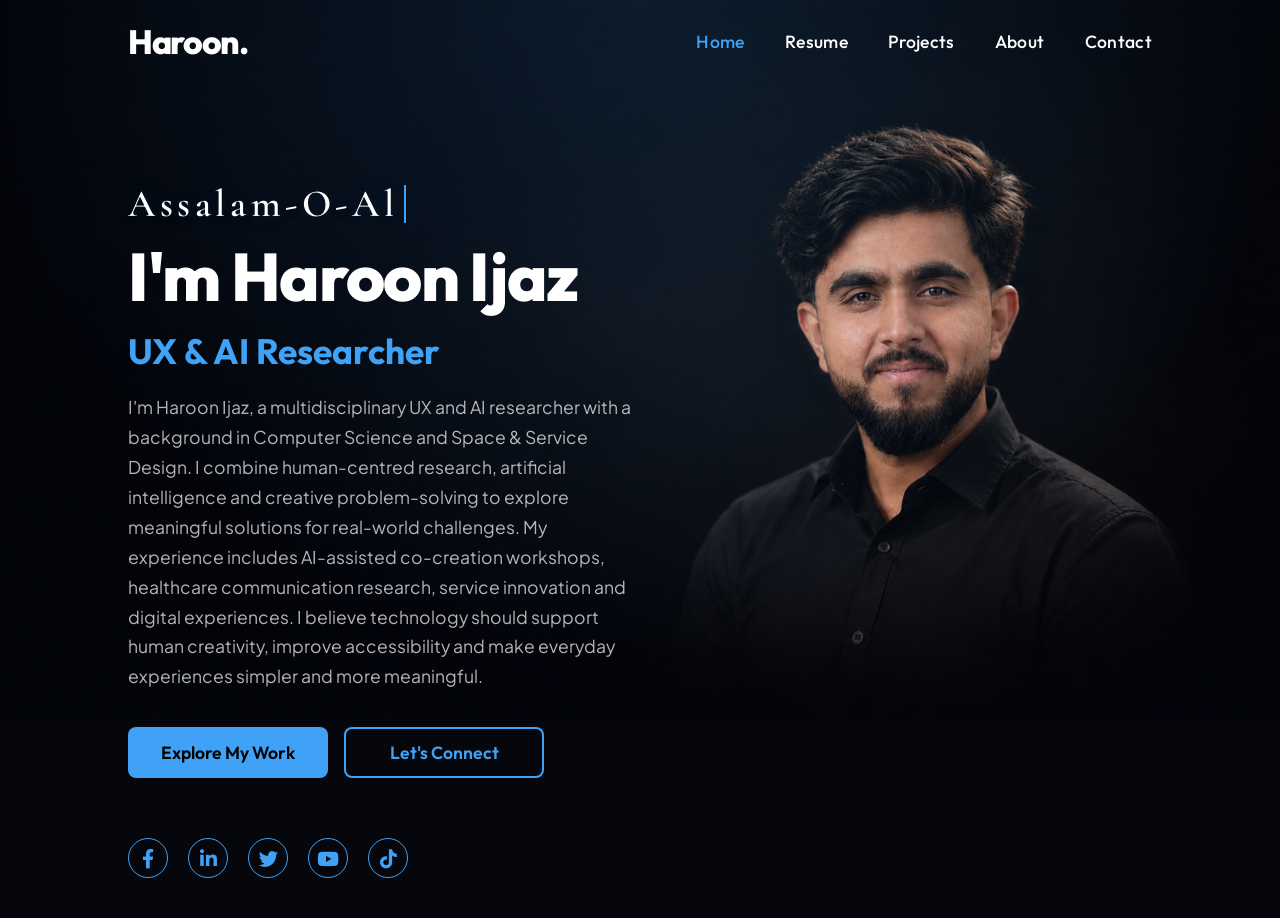
<file: index.html>
<!DOCTYPE html>
<html lang="en">

<head>
  <meta charset="UTF-8">
  <meta name="viewport" content="width=device-width, initial-scale=1.0">
  <title>Haroon Ijaz</title>

  <!-- New Professional Fonts (Outfit + Plus Jakarta Sans + Cormorant) -->
  <link rel="preconnect" href="https://fonts.googleapis.com">
  <link rel="preconnect" href="https://fonts.gstatic.com" crossorigin>
  <link href="https://fonts.googleapis.com/css2?family=Cormorant+Garamond:wght@400;500;600;700&family=Outfit:wght@300;400;500;600;700;800&family=Plus+Jakarta+Sans:wght@400;500;600;700&display=swap" rel="stylesheet">

  <!-- fontawesome -->
  <link rel="stylesheet" href="https://cdnjs.cloudflare.com/ajax/libs/font-awesome/6.0.0-beta3/css/all.min.css">

  <!-- Stylesheet -->
  <link rel="stylesheet" href="styles.css">
</head>

<body class="home-bg">

  <!-- header section -->
  <header id="header">
    <div class="left-section">
      <a class="logo" href="index.html">Haroon.</a>
    </div>

    <nav>
      <a class="nav-item active" href="index.html">Home</a>
      <a class="nav-item" href="resume.html">Resume</a>
      <a class="nav-item" href="projects.html">Projects</a>
      <a class="nav-item" href="about.html">About</a>
      <a class="nav-item" href="contact.html">Contact</a>
    </nav>

  </header>

  <!-- Hero section -->
  <section id="hero">
    <div class="hero-left">
      <div class="content">

        <div class="hero-greeting-wrap">
          <div class="typewriter" aria-live="polite">
            <span id="typewriter-text"></span><span class="cursor" aria-hidden="true"></span>
          </div>
          <h1 class="hero-name">I'm Haroon Ijaz</h1>
        </div>
        <h3>UX & AI Researcher</h3>
        <p>
          I'm Haroon Ijaz, a multidisciplinary UX and AI researcher with a background in Computer Science and Space & Service Design. I combine human-centred research, artificial intelligence and creative problem-solving to explore meaningful solutions for real-world challenges.

My experience includes AI-assisted co-creation workshops, healthcare communication research, service innovation and digital experiences. I believe technology should support human creativity, improve accessibility and make everyday experiences simpler and more meaningful.
        </p>

        <div class="cta">
          <a href="projects.html" class="cta-1">Explore My Work</a>
          <a href="contact.html" class="cta-2">Let's Connect</a>
        </div>

        <!-- 👇 Yahan Social Links Add Kiye Hain 👇 -->
        <div class="social-icon">
          <a href="https://www.facebook.com/haroon.zx/" target="_blank" aria-label="Facebook">
            <i class="fa-brands fa-facebook-f"></i>
          </a>
          
          <a href="https://www.linkedin.com/in/haroon-ijaz-/" target="_blank" aria-label="LinkedIn">
            <i class="fa-brands fa-linkedin-in"></i>
          </a>
          
          <a href="https://x.com/92haroon_zx?s=11" target="_blank" aria-label="Twitter / X">
            <i class="fa-brands fa-twitter"></i>
          </a>
          
          <a href="https://www.youtube.com/@trendsinpakistan163" target="_blank" aria-label="YouTube">
            <i class="fa-brands fa-youtube"></i>
          </a>
          
          <a href="https://www.tiktok.com/@har00nzx?_r=1&_t=ZG-9BPTHfZB9AO" target="_blank" aria-label="TikTok">
            <i class="fa-brands fa-tiktok"></i>
          </a>
        </div>
        <!-- 👆 Social Links Khatam 👆 -->

      </div>
    </div>
    <div class="hero-right"></div>
  </section>

  <script>
    const greetingText = "Assalam-O-Alaikum!";
    const typewriterText = document.getElementById("typewriter-text");
    const heroName = document.querySelector(".hero-name");
    const cursor = document.querySelector(".cursor");
    let greetingIndex = 0;

    function typeGreeting() {
      typewriterText.textContent = greetingText.slice(0, greetingIndex);

      if (greetingIndex < greetingText.length) {
        greetingIndex += 1;
        setTimeout(typeGreeting, 140);
      } else {
        setTimeout(() => {
          cursor.style.opacity = "0";
          heroName.classList.add("is-visible");
        }, 260);
      }
    }

    typeGreeting();
  </script>
<!-- CodeGenWeb 2024 -->
</body>

</html>
</file>
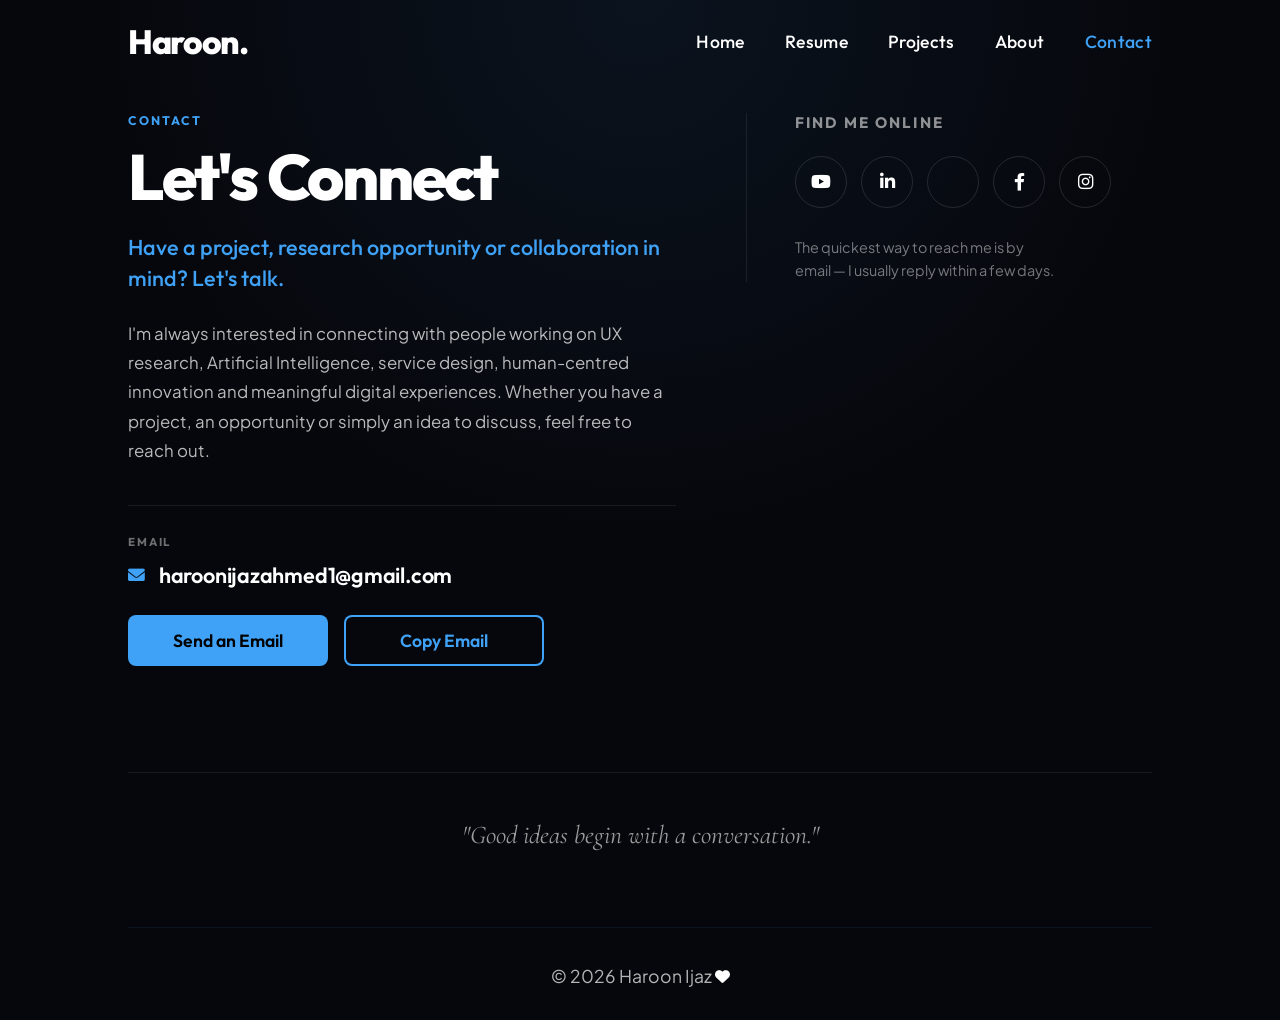
<file: contact.html>
<!DOCTYPE html>
<html lang="en">

<head>
  <meta charset="UTF-8">
  <meta name="viewport" content="width=device-width, initial-scale=1.0">
  <meta name="description" content="Get in touch with Haroon Ijaz — UX &amp; AI Researcher and Space &amp; Service Designer. Projects, research opportunities and collaborations.">
  <title>Haroon Ijaz | Contact</title>

  <!-- New Professional Fonts -->
  <link rel="preconnect" href="https://fonts.googleapis.com">
  <link rel="preconnect" href="https://fonts.gstatic.com" crossorigin>
  <link href="https://fonts.googleapis.com/css2?family=Cormorant+Garamond:wght@400;500;600;700&family=Outfit:wght@300;400;500;600;700;800&family=Plus+Jakarta+Sans:wght@400;500;600;700&display=swap" rel="stylesheet">

  <!-- fontawesome -->
  <link rel="stylesheet" href="https://cdnjs.cloudflare.com/ajax/libs/font-awesome/6.0.0-beta3/css/all.min.css">

  <!-- Stylesheet -->
  <link rel="stylesheet" href="styles.css">
</head>

<body class="contact-body">

  <header id="header">
    <div class="left-section">
      <a class="logo" href="index.html">Haroon.</a>
    </div>

    <nav>
      <a class="nav-item" href="index.html">Home</a>
      <a class="nav-item" href="resume.html">Resume</a>
      <a class="nav-item" href="projects.html">Projects</a>
      <a class="nav-item" href="about.html">About</a>
      <a class="nav-item active" href="contact.html">Contact</a>
    </nav>
  </header>

  <main class="contact-page">
    <div class="contact-grid">

      <!-- LEFT: intro + email -->
      <div class="contact-main">
        <span class="contact-eyebrow">Contact</span>
        <h1 class="contact-title">Let's Connect</h1>

        <p class="contact-lead">
          Have a project, research opportunity or collaboration in mind? Let's talk.
        </p>

        <p class="contact-intro">
          I'm always interested in connecting with people working on UX research, Artificial
          Intelligence, service design, human-centred innovation and meaningful digital experiences.
          Whether you have a project, an opportunity or simply an idea to discuss, feel free to reach out.
        </p>

        <div class="contact-email-block">
          <span class="contact-label">Email</span>

          <a class="contact-email" href="mailto:haroonijazahmed1@gmail.com">
            <i class="fa-solid fa-envelope" aria-hidden="true"></i>
            <span>haroonijazahmed1@gmail.com</span>
          </a>

          <div class="cta contact-cta">
            <a href="mailto:haroonijazahmed1@gmail.com" class="cta-1">
              Send an Email
            </a>
            <button type="button" class="cta-2" id="copy-email-btn" data-email="haroonijazahmed1@gmail.com">
              Copy Email
            </button>
          </div>

          <p class="contact-copy-status" id="copy-status" role="status" aria-live="polite"></p>
        </div>
      </div>

      <!-- RIGHT: social -->
      <aside class="contact-side">
        <h2 class="contact-side-title">Find me online</h2>

        <div class="contact-social">
          <a class="contact-social-item" href="https://www.youtube.com/@trendsinpakistan163"
            target="_blank" rel="noopener noreferrer" aria-label="YouTube" title="YouTube">
            <i class="fa-brands fa-youtube" aria-hidden="true"></i>
          </a>

          <a class="contact-social-item" href="https://www.linkedin.com/in/haroon-ijaz-/"
            target="_blank" rel="noopener noreferrer" aria-label="LinkedIn" title="LinkedIn">
            <i class="fa-brands fa-linkedin-in" aria-hidden="true"></i>
          </a>

          <a class="contact-social-item" href="https://x.com/92haroon_zx?s=11"
            target="_blank" rel="noopener noreferrer" aria-label="X / Twitter" title="X / Twitter">
            <i class="fa-brands fa-x-twitter" aria-hidden="true"></i>
          </a>

          <a class="contact-social-item" href="https://www.facebook.com/haroon.zx/"
            target="_blank" rel="noopener noreferrer" aria-label="Facebook" title="Facebook">
            <i class="fa-brands fa-facebook-f" aria-hidden="true"></i>
          </a>

          <a class="contact-social-item" href="https://www.instagram.com/its_haroon_w0rld?bqrl=Z3BsOWVrbHBsbDdj&amp;utm_source=qr"
            target="_blank" rel="noopener noreferrer" aria-label="Instagram" title="Instagram">
            <i class="fa-brands fa-instagram" aria-hidden="true"></i>
          </a>
        </div>

        <p class="contact-side-note">
          The quickest way to reach me is by email — I usually reply within a few days.
        </p>
      </aside>

    </div>

    <p class="contact-closing">"Good ideas begin with a conversation."</p>
  </main>

  <footer class="contact-footer">
    <p>© 2026 Haroon Ijaz <i class="fa-solid fa-heart footer-heart" aria-hidden="true"></i></p>
  </footer>

  <script>
    document.addEventListener('DOMContentLoaded', () => {
      const btn = document.getElementById('copy-email-btn');
      const status = document.getElementById('copy-status');
      const email = btn.getAttribute('data-email');
      let timer = null;

      const showStatus = (message, isError) => {
        status.textContent = message;
        status.classList.toggle('is-error', Boolean(isError));
        status.classList.add('is-visible');
        clearTimeout(timer);
        timer = setTimeout(() => status.classList.remove('is-visible'), 3200);
      };

      const copyFallback = () => {
        const helper = document.createElement('textarea');
        helper.value = email;
        helper.setAttribute('readonly', '');
        helper.style.position = 'fixed';
        helper.style.top = '-1000px';
        helper.style.opacity = '0';
        document.body.appendChild(helper);
        helper.select();
        helper.setSelectionRange(0, helper.value.length);
        let copied = false;
        try {
          copied = document.execCommand('copy');
        } catch (err) {
          copied = false;
        }
        document.body.removeChild(helper);
        return copied;
      };

      btn.addEventListener('click', async () => {
        let copied = false;

        if (navigator.clipboard && window.isSecureContext) {
          try {
            await navigator.clipboard.writeText(email);
            copied = true;
          } catch (err) {
            copied = false;
          }
        }

        if (!copied) {
          copied = copyFallback();
        }

        if (copied) {
          showStatus('Email copied!', false);
          btn.textContent = 'Copied!';
          setTimeout(() => { btn.textContent = 'Copy Email'; }, 2200);
        } else {
          showStatus('Copy is blocked in this browser — please select the email manually.', true);
        }
      });
    });
  </script>

</body>

</html>
</file>
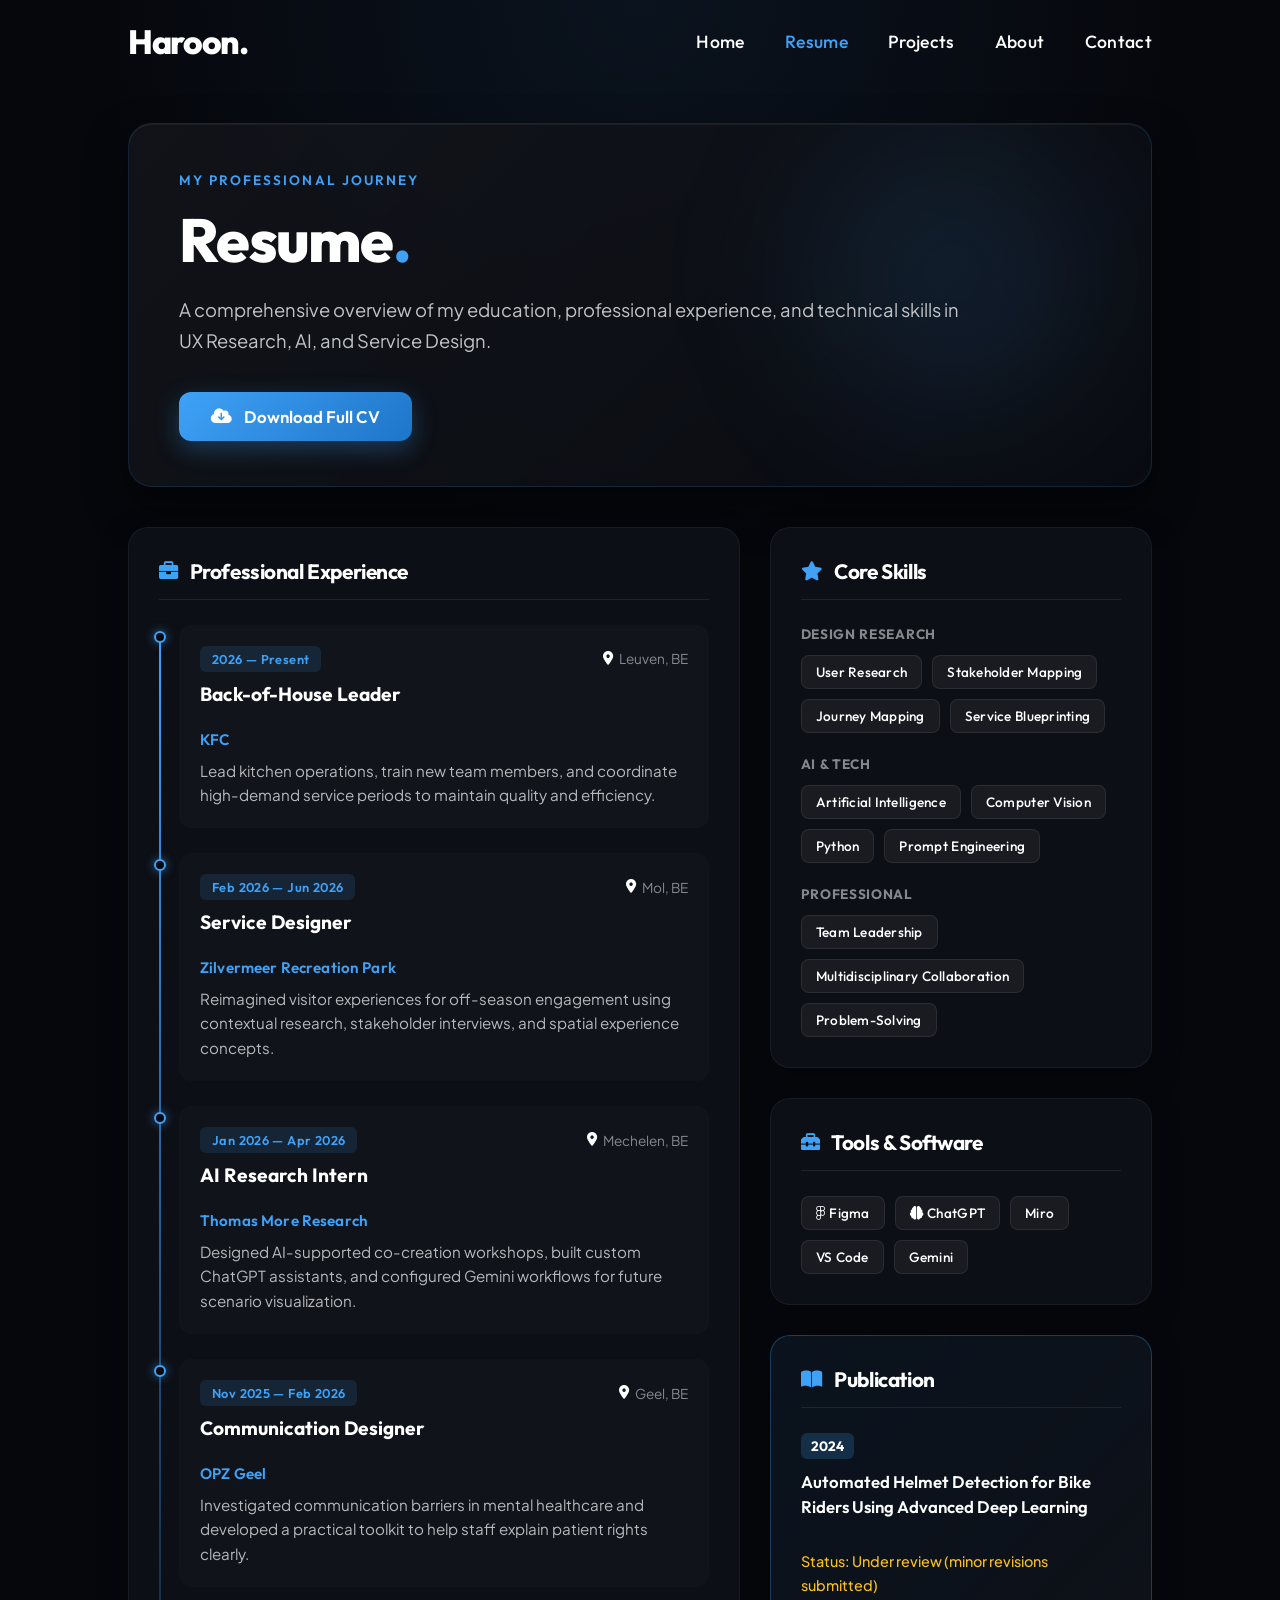
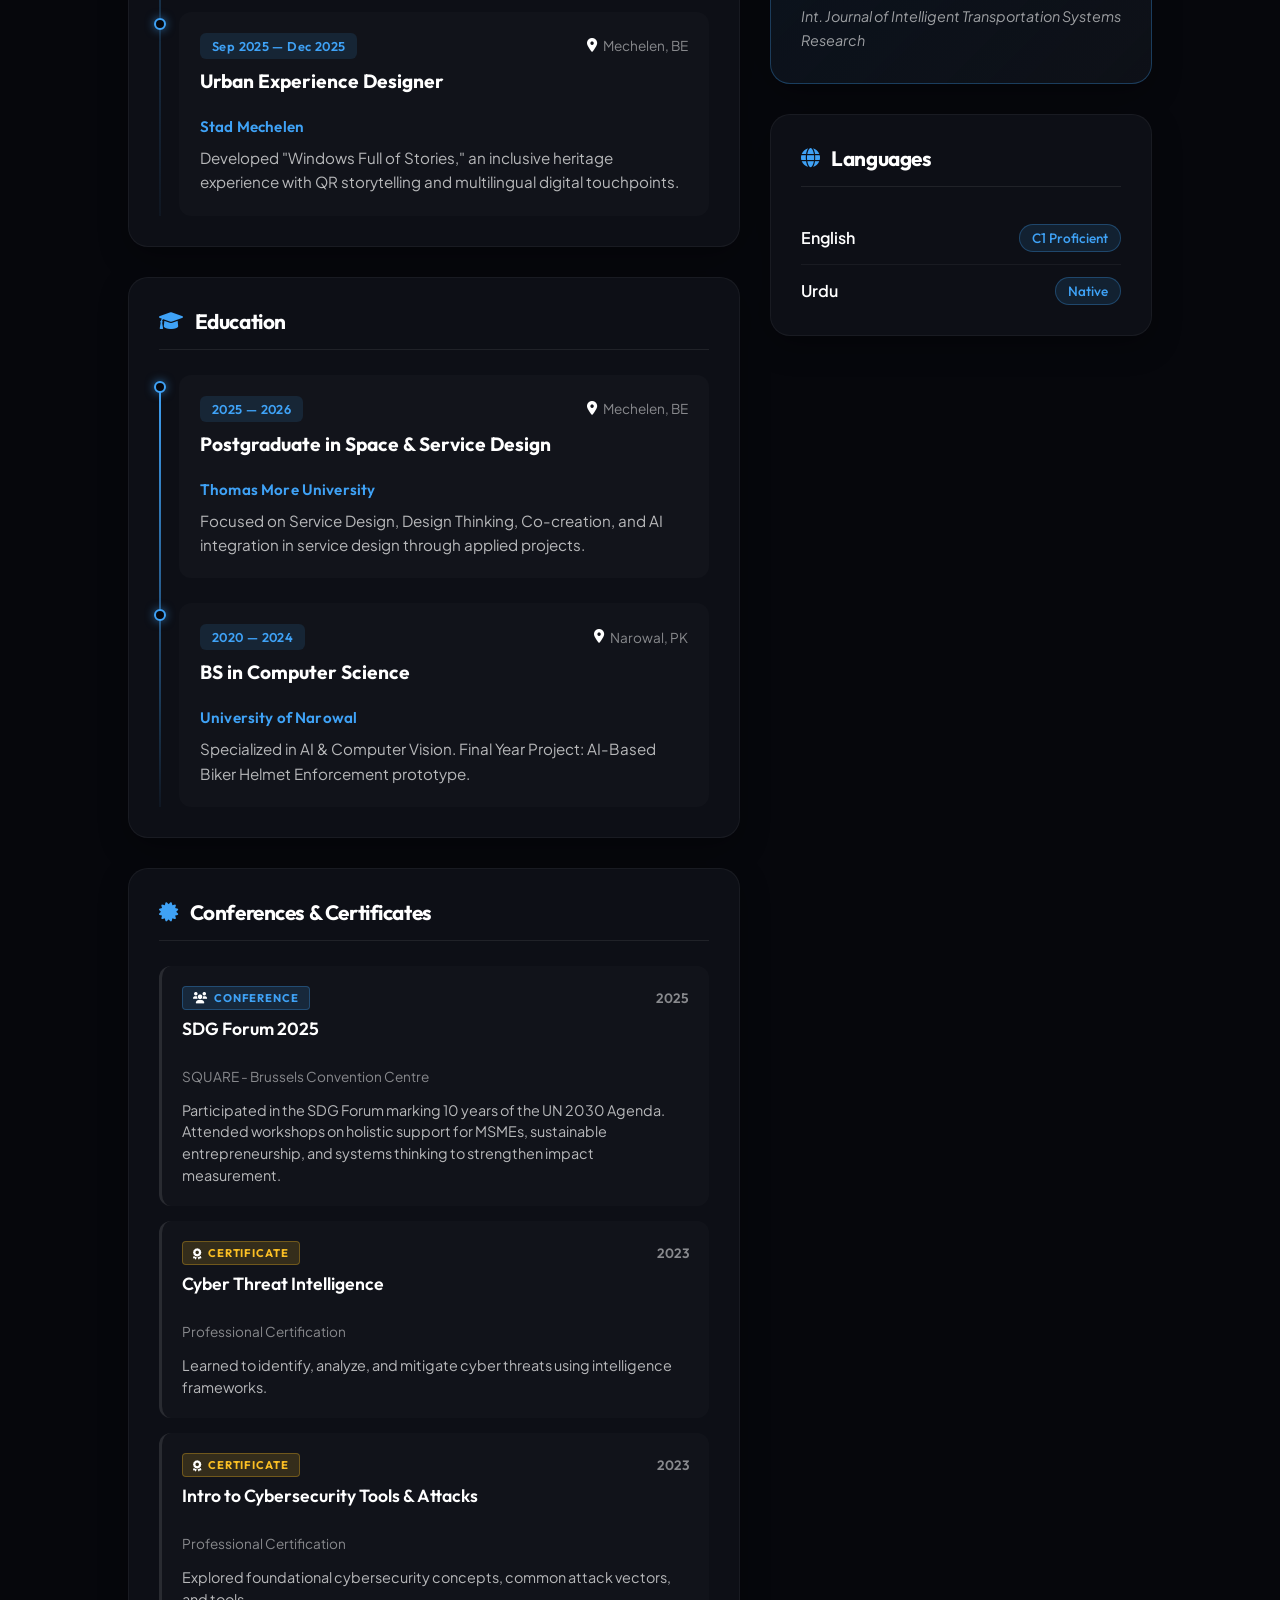
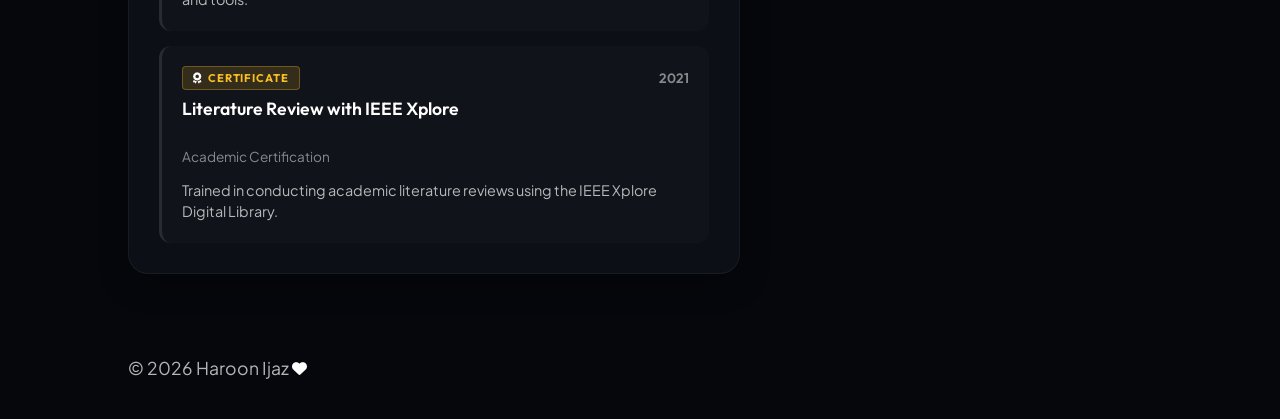
<file: resume.html>
<!DOCTYPE html>
<html lang="en">

<head>
  <meta charset="UTF-8">
  <meta name="viewport" content="width=device-width, initial-scale=1.0">
  <title>Resume — Haroon Ijaz</title>

  <!-- New Professional Fonts -->
  <link rel="preconnect" href="https://fonts.googleapis.com">
  <link rel="preconnect" href="https://fonts.gstatic.com" crossorigin>
  <link href="https://fonts.googleapis.com/css2?family=Cormorant+Garamond:wght@400;500;600;700&family=Outfit:wght@300;400;500;600;700;800&family=Plus+Jakarta+Sans:wght@400;500;600;700&display=swap" rel="stylesheet">

  <!-- fontawesome -->
  <link rel="stylesheet" href="https://cdnjs.cloudflare.com/ajax/libs/font-awesome/6.0.0-beta3/css/all.min.css">
  <link rel="stylesheet" href="styles.css">
</head>

<body>

  <header id="header">
    <div class="left-section">
      <a class="logo" href="index.html">Haroon.</a>
    </div>
    <nav>
      <a class="nav-item" href="index.html">Home</a>
      <a class="nav-item active" href="resume.html">Resume</a>
      <a class="nav-item" href="projects.html">Projects</a>
      <a class="nav-item" href="about.html">About</a>
      <a class="nav-item" href="contact.html">Contact</a>
    </nav>
  </header>

  <main class="resume-page">

    <!-- Top Header Box -->
    <div class="resume-hero-box">
      <div class="hero-box-content">
        <p class="page-eyebrow">My Professional Journey</p>
        <h1>Resume<span class="accent-dot">.</span></h1>
        <p class="page-intro">
          A comprehensive overview of my education, professional experience, and technical skills in UX Research, AI, and Service Design.
        </p>
        <a href="Haroon-Ijaz-CV.pdf" download class="resume-download-btn">
          <i class="fa-solid fa-cloud-arrow-down"></i> Download Full CV
        </a>
      </div>
      <div class="hero-box-glow"></div>
    </div>

    <!-- Main Grid Layout -->
    <div class="resume-grid-layout">

      <!-- LEFT COLUMN: Experience, Education & Conferences -->
      <div class="resume-column-left">
        
        <!-- Experience Section -->
        <div class="resume-section-box">
          <h2 class="box-title"><i class="fa-solid fa-briefcase"></i> Professional Experience</h2>
          
          <div class="seq-timeline">
            
            <!-- KFC -->
            <div class="seq-item">
              <div class="seq-dot"></div>
              <div class="seq-card">
                <div class="seq-header">
                  <span class="seq-date">2026 — Present</span>
                  <span class="seq-location"><i class="fa-solid fa-location-dot"></i> Leuven, BE</span>
                </div>
                <h3 class="seq-title">Back-of-House Leader</h3>
                <h4 class="seq-company">KFC</h4>
                <p class="seq-desc">Lead kitchen operations, train new team members, and coordinate high-demand service periods to maintain quality and efficiency.</p>
              </div>
            </div>

            <!-- Zilvermeer -->
            <div class="seq-item">
              <div class="seq-dot"></div>
              <div class="seq-card">
                <div class="seq-header">
                  <span class="seq-date">Feb 2026 — Jun 2026</span>
                  <span class="seq-location"><i class="fa-solid fa-location-dot"></i> Mol, BE</span>
                </div>
                <h3 class="seq-title">Service Designer</h3>
                <h4 class="seq-company">Zilvermeer Recreation Park</h4>
                <p class="seq-desc">Reimagined visitor experiences for off-season engagement using contextual research, stakeholder interviews, and spatial experience concepts.</p>
              </div>
            </div>

            <!-- Thomas More -->
            <div class="seq-item">
              <div class="seq-dot"></div>
              <div class="seq-card">
                <div class="seq-header">
                  <span class="seq-date">Jan 2026 — Apr 2026</span>
                  <span class="seq-location"><i class="fa-solid fa-location-dot"></i> Mechelen, BE</span>
                </div>
                <h3 class="seq-title">AI Research Intern</h3>
                <h4 class="seq-company">Thomas More Research</h4>
                <p class="seq-desc">Designed AI-supported co-creation workshops, built custom ChatGPT assistants, and configured Gemini workflows for future scenario visualization.</p>
              </div>
            </div>

            <!-- OPZ Geel -->
            <div class="seq-item">
              <div class="seq-dot"></div>
              <div class="seq-card">
                <div class="seq-header">
                  <span class="seq-date">Nov 2025 — Feb 2026</span>
                  <span class="seq-location"><i class="fa-solid fa-location-dot"></i> Geel, BE</span>
                </div>
                <h3 class="seq-title">Communication Designer</h3>
                <h4 class="seq-company">OPZ Geel</h4>
                <p class="seq-desc">Investigated communication barriers in mental healthcare and developed a practical toolkit to help staff explain patient rights clearly.</p>
              </div>
            </div>

            <!-- Stad Mechelen -->
            <div class="seq-item">
              <div class="seq-dot"></div>
              <div class="seq-card">
                <div class="seq-header">
                  <span class="seq-date">Sep 2025 — Dec 2025</span>
                  <span class="seq-location"><i class="fa-solid fa-location-dot"></i> Mechelen, BE</span>
                </div>
                <h3 class="seq-title">Urban Experience Designer</h3>
                <h4 class="seq-company">Stad Mechelen</h4>
                <p class="seq-desc">Developed "Windows Full of Stories," an inclusive heritage experience with QR storytelling and multilingual digital touchpoints.</p>
              </div>
            </div>

          </div>
        </div>

        <!-- Education Section -->
        <div class="resume-section-box">
          <h2 class="box-title"><i class="fa-solid fa-graduation-cap"></i> Education</h2>
          
          <div class="seq-timeline">
            
            <!-- Postgrad -->
            <div class="seq-item">
              <div class="seq-dot"></div>
              <div class="seq-card">
                <div class="seq-header">
                  <span class="seq-date">2025 — 2026</span>
                  <span class="seq-location"><i class="fa-solid fa-location-dot"></i> Mechelen, BE</span>
                </div>
                <h3 class="seq-title">Postgraduate in Space & Service Design</h3>
                <h4 class="seq-company">Thomas More University</h4>
                <p class="seq-desc">Focused on Service Design, Design Thinking, Co-creation, and AI integration in service design through applied projects.</p>
              </div>
            </div>

            <!-- Bachelor -->
            <div class="seq-item">
              <div class="seq-dot"></div>
              <div class="seq-card">
                <div class="seq-header">
                  <span class="seq-date">2020 — 2024</span>
                  <span class="seq-location"><i class="fa-solid fa-location-dot"></i> Narowal, PK</span>
                </div>
                <h3 class="seq-title">BS in Computer Science</h3>
                <h4 class="seq-company">University of Narowal</h4>
                <p class="seq-desc">Specialized in AI & Computer Vision. Final Year Project: AI-Based Biker Helmet Enforcement prototype.</p>
              </div>
            </div>

          </div>
        </div>

        <!-- Conferences & Certificates Section (Single Box) -->
        <div class="resume-section-box">
          <h2 class="box-title"><i class="fa-solid fa-certificate"></i> Conferences & Certificates</h2>
          
          <!-- Conference Item -->
          <div class="event-card">
            <div class="event-header">
              <span class="event-tag conference-tag"><i class="fa-solid fa-users"></i> Conference</span>
              <span class="event-year">2025</span>
            </div>
            <h3 class="event-title">SDG Forum 2025</h3>
            <p class="event-org">SQUARE - Brussels Convention Centre</p>
            <p class="event-desc">Participated in the SDG Forum marking 10 years of the UN 2030 Agenda. Attended workshops on holistic support for MSMEs, sustainable entrepreneurship, and systems thinking to strengthen impact measurement.</p>
          </div>

          <!-- Certificate Item 1 -->
          <div class="event-card">
            <div class="event-header">
              <span class="event-tag cert-tag"><i class="fa-solid fa-award"></i> Certificate</span>
              <span class="event-year">2023</span>
            </div>
            <h3 class="event-title">Cyber Threat Intelligence</h3>
            <p class="event-org">Professional Certification</p>
            <p class="event-desc">Learned to identify, analyze, and mitigate cyber threats using intelligence frameworks.</p>
          </div>

          <!-- Certificate Item 2 -->
          <div class="event-card">
            <div class="event-header">
              <span class="event-tag cert-tag"><i class="fa-solid fa-award"></i> Certificate</span>
              <span class="event-year">2023</span>
            </div>
            <h3 class="event-title">Intro to Cybersecurity Tools & Attacks</h3>
            <p class="event-org">Professional Certification</p>
            <p class="event-desc">Explored foundational cybersecurity concepts, common attack vectors, and tools.</p>
          </div>

          <!-- Certificate Item 3 -->
          <div class="event-card">
            <div class="event-header">
              <span class="event-tag cert-tag"><i class="fa-solid fa-award"></i> Certificate</span>
              <span class="event-year">2021</span>
            </div>
            <h3 class="event-title">Literature Review with IEEE Xplore</h3>
            <p class="event-org">Academic Certification</p>
            <p class="event-desc">Trained in conducting academic literature reviews using the IEEE Xplore Digital Library.</p>
          </div>

        </div>

      </div>

      <!-- RIGHT COLUMN: Skills, Tools, Extras -->
      <div class="resume-column-right">
        
        <!-- Skills Box -->
        <div class="resume-section-box">
          <h2 class="box-title"><i class="fa-solid fa-star"></i> Core Skills</h2>
          
          <div class="skill-category">
            <h4>Design Research</h4>
            <div class="skill-tags">
              <span class="skill-tag">User Research</span>
              <span class="skill-tag">Stakeholder Mapping</span>
              <span class="skill-tag">Journey Mapping</span>
              <span class="skill-tag">Service Blueprinting</span>
            </div>
          </div>

          <div class="skill-category">
            <h4>AI & Tech</h4>
            <div class="skill-tags">
              <span class="skill-tag">Artificial Intelligence</span>
              <span class="skill-tag">Computer Vision</span>
              <span class="skill-tag">Python</span>
              <span class="skill-tag">Prompt Engineering</span>
            </div>
          </div>

          <div class="skill-category">
            <h4>Professional</h4>
            <div class="skill-tags">
              <span class="skill-tag">Team Leadership</span>
              <span class="skill-tag">Multidisciplinary Collaboration</span>
              <span class="skill-tag">Problem-Solving</span>
            </div>
          </div>
        </div>

        <!-- Tools Box -->
        <div class="resume-section-box">
          <h2 class="box-title"><i class="fa-solid fa-toolbox"></i> Tools & Software</h2>
          <div class="skill-tags">
            <span class="skill-tag"><i class="fa-brands fa-figma"></i> Figma</span>
            <span class="skill-tag"><i class="fa-solid fa-brain"></i> ChatGPT</span>
            <span class="skill-tag">Miro</span>
            <span class="skill-tag">VS Code</span>
            <span class="skill-tag">Gemini</span>
          </div>
        </div>

        <!-- Publication Box -->
        <div class="resume-section-box highlight-box">
          <h2 class="box-title"><i class="fa-solid fa-book-open"></i> Publication</h2>
          <div class="pub-content">
            <span class="pub-year">2024</span>
            <h3 class="pub-title">Automated Helmet Detection for Bike Riders Using Advanced Deep Learning</h3>
            <p class="pub-status">Status: Under review (minor revisions submitted)</p>
            <p class="pub-journal">Int. Journal of Intelligent Transportation Systems Research</p>
          </div>
        </div>

        <!-- Languages Box -->
        <div class="resume-section-box">
          <h2 class="box-title"><i class="fa-solid fa-globe"></i> Languages</h2>
          <ul class="lang-list">
            <li><span class="lang-name">English</span> <span class="lang-level">C1 Proficient</span></li>
            <li><span class="lang-name">Urdu</span> <span class="lang-level">Native</span></li>
          </ul>
        </div>

      </div>

    </div>
  </main>

  <footer class="site-footer">
    <p>© 2026 Haroon Ijaz <i class="fa-solid fa-heart footer-heart" aria-hidden="true"></i></p>
  </footer>

</body>
</html>
</file>
<file: styles.css>
/* ============================================
   1. GLOBAL & BASE STYLES
   ============================================ */
* {
  padding: 0;
  margin: 0;
  border: none;
  outline: 0;
  text-decoration: none;
  color: white;
  box-sizing: border-box;
}

body {
  background-color: rgb(6, 7, 12);
  font-family: 'Plus Jakarta Sans', sans-serif; 
  min-height: 100vh;
  height: auto;
  padding: 0 10%;
  overflow-x: hidden;
  background-image: radial-gradient(circle at 50% 0%, rgba(63, 162, 246, 0.08) 0%, transparent 50%);
  background-attachment: fixed;
}

h1, h2, h3, h4, h5, h6, .logo, .nav-item {
  font-family: 'Outfit', sans-serif;
  letter-spacing: -0.02em;
}

body.home-bg {
  background-image: 
    radial-gradient(circle at 50% 0%, rgba(63, 162, 246, 0.15) 0%, transparent 60%),
    url('background-img.png');
  background-repeat: no-repeat;
  background-position: center top;
  background-size: cover;
  animation: backgroundZoom 3s ease-in forwards;
}

/* ============================================
   2. HEADER & NAVIGATION
   ============================================ */
#header {
  display: flex;
  align-items: center;
  justify-content: space-between;
  padding-top: 20px;
  padding-bottom: 20px;
  z-index: 10;
  position: relative;
}

nav { display: flex; align-items: center; }

.nav-item {
  font-size: 1.1rem;
  font-weight: 500;
  margin-left: 40px;
  transition: color 0.12s, transform 0.12s;
  letter-spacing: 0.02em;
}

nav .active { color: #3FA2F6; }
.nav-item:hover { color: #3FA2F6; }
.nav-item:active { transform: scale(1.1); }

.logo {
  font-size: 2.1rem;
  font-weight: 800;
  letter-spacing: -0.04em;
}

/* ============================================
   3. HOME PAGE (HERO SECTION)
   ============================================ */
#hero { display: grid; grid-template-columns: 1fr 1fr; }

.hero-left {
  display: flex;
  align-items: center;
  padding-top: 80px;
  z-index: 1;
}

h1 {
  font-size: 4.2rem;
  font-weight: 800;
  padding: 15px 0;
  line-height: 1.1;
}

.hero-greeting-wrap { display: flex; flex-direction: column; align-items: flex-start; }

.typewriter {
  font-size: 2.4rem;
  font-weight: 600;
  letter-spacing: 0.12em;
  padding: 20px 0 0;
  min-height: 1.2em;
  line-height: 1.1;
  display: flex;
  align-items: center;
  white-space: nowrap;
  color: #f4f4f2;
  font-family: 'Cormorant Garamond', serif; 
  text-shadow: 0 0 18px rgba(63, 162, 246, 0.18), 0 2px 10px rgba(0, 0, 0, 0.2); 
}

.cursor {
  display: inline-block;
  width: 2px;
  height: 1em;
  background: #3FA2F6;
  margin-left: 6px;
  animation: blink 0.8s steps(1) infinite;
}

.hero-name { opacity: 0; transform: translateY(10px); transition: opacity 0.7s ease, transform 0.7s ease; }
.hero-name.is-visible { opacity: 1; transform: translateY(0); }

h3 {
  font-size: 2.2rem;
  font-weight: 700;
  color: #3FA2F6;
  padding-bottom: 20px;
  letter-spacing: 0em;
}

p {
  font-size: 1.1rem;
  color: rgba(255, 255, 255, 0.7);
  line-height: 1.7;
  padding-bottom: 35px;
}

/* Home CTA Buttons */
.cta { display: flex; align-items: center; gap: 16px; margin-bottom: 60px; }

.cta button, .cta a {
  color: black;
  font-family: 'Outfit', sans-serif;
  font-size: 1.1rem;
  font-weight: 600;
  padding: 14px 0;
  width: 200px;
  border-radius: 8px;
  background-color: #3FA2F6;
  transition: all 0.2s ease;
  text-align: center;
  cursor: pointer;
}

.cta .cta-1:hover { background-color: transparent; color: #3FA2F6; box-shadow: inset 0 0 0 2px #3FA2F6; }
.cta .cta-2 { background-color: transparent; color: #3FA2F6; box-shadow: inset 0 0 0 2px #3FA2F6; }
.cta .cta-2:hover { background-color: #3FA2F6; color: #000000; }

/* Social Icons */
.social-icon { display: flex; align-items: center; gap: 20px; padding-bottom: 40px; }

.social-icon i {
  font-size: 1.2rem;
  color: #3FA2F6;
  border: 1px solid #3FA2F6;
  border-radius: 50%;
  padding: 8px;
  height: 40px;
  width: 40px;
  display: flex;
  align-items: center;
  justify-content: center;
  transition: transform 0.2s, box-shadow 0.2s;
  cursor: pointer;
}

.social-icon i:hover { transform: scale(1.1); box-shadow: 0 0 10px #3FA2F6; }

.hero-right { transition: background-color 3s, box-shadow 3s; cursor: pointer; }
.hero-right:hover {
  background-color: rgba(6, 7, 12, 0.705);
  box-shadow: 0 0 20px rgb(6, 7, 12), 0 0 50px rgb(6, 7, 12), 0 0 100px rgb(6, 7, 12);
}

/* ============================================
   4. ANIMATIONS
   ============================================ */
@keyframes fadeIn { from { transform: translateY(40px); opacity: 0; } to { transform: translateY(0); opacity: 1; } }
@keyframes fadeInTop { from { transform: translateY(-100%); opacity: 0; } to { transform: translateY(0); opacity: 1; } }
@keyframes backgroundZoom { from { background-size: 80%; } to { background-size: 100%; } }
@keyframes blink { 0%, 49.9% { opacity: 1; } 50%, 100% { opacity: 0; } }

h1 { animation: fadeIn 1.2s ease-out forwards; opacity: 0; animation-delay: 0.2s; }
h3 { animation: fadeIn 1.4s ease-out forwards; opacity: 0; animation-delay: 0.4s; }
p { animation: fadeIn 1.6s ease-out forwards; opacity: 0; animation-delay: 0.6s; }
.social-icon { animation: fadeIn 2s ease-out forwards; opacity: 0; animation-delay: 1s; }
.nav-item, .left-section { animation: fadeInTop 1s ease-in forwards; opacity: 0; }


/* ============================================
   5. PREMIUM RESUME PAGE
   ============================================ */
.resume-page {
  max-width: 1150px;
  padding: 40px 0 80px;
  margin: 0 auto;
  position: relative;
  z-index: 2;
}

.resume-hero-box {
  position: relative;
  background: linear-gradient(135deg, rgba(20, 22, 28, 0.8) 0%, rgba(10, 12, 18, 0.95) 100%);
  border: 1px solid rgba(63, 162, 246, 0.15);
  border-radius: 24px;
  padding: 45px 50px;
  margin-bottom: 40px;
  overflow: hidden;
  box-shadow: 0 20px 40px rgba(0, 0, 0, 0.5), inset 0 1px 0 rgba(255, 255, 255, 0.05);
  display: flex;
  flex-direction: column;
  justify-content: center;
  animation: fadeIn 0.8s ease-out forwards;
}

.hero-box-content { position: relative; z-index: 2; max-width: 800px; }

.page-eyebrow {
  font-family: 'Outfit', sans-serif;
  font-size: 0.85rem;
  font-weight: 600;
  color: #3FA2F6;
  letter-spacing: 0.15em;
  text-transform: uppercase;
  margin-bottom: 15px;
  padding: 0;
  animation: none;
  opacity: 1;
}

.resume-hero-box h1 { font-size: 3.8rem; font-weight: 800; color: #fff; margin-bottom: 20px; line-height: 1.1; padding: 0; animation: none; opacity: 1; }
.accent-dot { color: #3FA2F6; }
.page-intro { font-size: 1.15rem; color: rgba(255, 255, 255, 0.75); line-height: 1.7; margin-bottom: 35px; padding: 0; animation: none; opacity: 1; }

.resume-download-btn {
  font-family: 'Outfit', sans-serif;
  display: inline-flex;
  align-items: center;
  gap: 12px;
  background: linear-gradient(135deg, #3FA2F6, #1E75C9);
  color: #fff;
  padding: 14px 32px;
  border-radius: 12px;
  font-weight: 600;
  font-size: 1.05rem;
  transition: all 0.3s ease;
  box-shadow: 0 8px 25px rgba(63, 162, 246, 0.3);
  align-self: flex-start;
}

.resume-download-btn:hover { background: linear-gradient(135deg, #5ab4ff, #3FA2F6); transform: translateY(-3px); box-shadow: 0 12px 30px rgba(63, 162, 246, 0.5); }

.hero-box-glow {
  position: absolute;
  top: -100px;
  right: -50px;
  width: 500px;
  height: 500px;
  background: radial-gradient(circle, rgba(63, 162, 246, 0.15) 0%, transparent 60%);
  filter: blur(60px);
  z-index: 1;
  pointer-events: none;
}

.resume-grid-layout { display: grid; grid-template-columns: 1.6fr 1fr; gap: 30px; animation: fadeIn 1s ease-out forwards; animation-delay: 0.2s; opacity: 0; }
.resume-column-left, .resume-column-right { display: flex; flex-direction: column; gap: 30px; justify-content: flex-start; }

.resume-section-box {
  background: rgba(15, 18, 25, 0.8);
  border: 1px solid rgba(255, 255, 255, 0.05);
  border-radius: 20px;
  padding: 30px;
  backdrop-filter: blur(15px);
  box-shadow: 0 10px 30px rgba(0, 0, 0, 0.3);
  transition: all 0.3s ease;
}

.resume-section-box:hover { border-color: rgba(63, 162, 246, 0.3); box-shadow: 0 15px 35px rgba(0, 0, 0, 0.4), 0 0 20px rgba(63, 162, 246, 0.05); }

.highlight-box { background: linear-gradient(135deg, rgba(63, 162, 246, 0.08) 0%, rgba(15, 18, 25, 0.9) 100%); border: 1px solid rgba(63, 162, 246, 0.3); }

.box-title { font-size: 1.3rem; font-weight: 700; color: #fff; margin-bottom: 25px; display: flex; align-items: center; gap: 12px; padding-bottom: 15px; border-bottom: 1px solid rgba(255, 255, 255, 0.08); }
.box-title i { color: #3FA2F6; font-size: 1.2rem; }

.seq-timeline { position: relative; padding-left: 20px; }
.seq-timeline::before { content: ''; position: absolute; left: 0; top: 10px; bottom: 0; width: 2px; background: linear-gradient(to bottom, #3FA2F6, rgba(63, 162, 246, 0.05)); }
.seq-item { position: relative; margin-bottom: 25px; }
.seq-item:last-child { margin-bottom: 0; }

.seq-dot { position: absolute; left: -25px; top: 6px; width: 12px; height: 12px; border-radius: 50%; background: #06070c; border: 2px solid #3FA2F6; box-shadow: 0 0 10px rgba(63, 162, 246, 0.6); }

.seq-card { background: rgba(255, 255, 255, 0.02); border-radius: 12px; padding: 20px; border: 1px solid transparent; transition: all 0.3s ease; }
.seq-card:hover { background: rgba(63, 162, 246, 0.05); border-color: rgba(63, 162, 246, 0.2); transform: translateX(5px); }

.seq-header { display: flex; justify-content: space-between; align-items: center; margin-bottom: 10px; flex-wrap: wrap; gap: 10px; }
.seq-date { font-family: 'Outfit', sans-serif; font-size: 0.8rem; font-weight: 600; color: #3FA2F6; background: rgba(63, 162, 246, 0.12); padding: 5px 12px; border-radius: 6px; letter-spacing: 0.03em; }
.seq-location { font-size: 0.85rem; color: rgba(255, 255, 255, 0.5); display: flex; align-items: center; gap: 6px; }
.seq-title { font-size: 1.2rem; font-weight: 700; color: #fff; margin-bottom: 4px; }
.seq-company { font-size: 0.95rem; color: #3FA2F6; margin-bottom: 10px; font-weight: 600; letter-spacing: 0.01em; }
.seq-desc { font-size: 0.95rem; color: rgba(255, 255, 255, 0.7); line-height: 1.6; padding: 0; animation: none; opacity: 1; }

.skill-category { margin-bottom: 22px; }
.skill-category:last-child { margin-bottom: 0; }
.skill-category h4 { font-size: 0.85rem; color: rgba(255, 255, 255, 0.5); text-transform: uppercase; letter-spacing: 0.05em; margin-bottom: 12px; }
.skill-tags { display: flex; flex-wrap: wrap; gap: 10px; }
.skill-tag { font-family: 'Outfit', sans-serif; font-size: 0.85rem; font-weight: 500; color: #fff; background: rgba(255, 255, 255, 0.05); padding: 7px 14px; border-radius: 8px; border: 1px solid rgba(255, 255, 255, 0.08); transition: all 0.2s ease; letter-spacing: 0.02em; }
.skill-tag:hover { background: rgba(63, 162, 246, 0.2); border-color: #3FA2F6; color: #fff; transform: translateY(-2px); }

.pub-content { text-align: left; }
.pub-year { font-family: 'Outfit', sans-serif; display: inline-block; font-size: 0.85rem; font-weight: 700; color: #fff; background: rgba(63, 162, 246, 0.2); padding: 4px 10px; border-radius: 6px; margin-bottom: 10px; }
.pub-title { font-size: 1.05rem; color: #fff; line-height: 1.5; margin-bottom: 10px; font-weight: 600; }
.pub-status { font-size: 0.9rem; color: #fbbf24; margin-bottom: 6px; font-weight: 500; padding: 0; animation: none; opacity: 1; }
.pub-journal { font-size: 0.9rem; color: rgba(255, 255, 255, 0.6); font-style: italic; padding: 0; animation: none; opacity: 1; }

.event-card { background: rgba(255, 255, 255, 0.02); border-radius: 12px; padding: 20px; margin-bottom: 15px; border-left: 3px solid rgba(255, 255, 255, 0.1); transition: all 0.3s ease; }
.event-card:last-child { margin-bottom: 0; }
.event-card:hover { background: rgba(63, 162, 246, 0.05); border-left-color: #3FA2F6; transform: translateX(5px); }
.event-header { display: flex; justify-content: space-between; align-items: center; margin-bottom: 8px; }
.event-tag { font-family: 'Outfit', sans-serif; font-size: 0.7rem; font-weight: 700; text-transform: uppercase; letter-spacing: 0.08em; padding: 4px 10px; border-radius: 4px; display: inline-flex; align-items: center; gap: 6px; }
.conference-tag { background: rgba(63, 162, 246, 0.15); color: #3FA2F6; border: 1px solid rgba(63, 162, 246, 0.3); }
.cert-tag { background: rgba(251, 191, 36, 0.15); color: #fbbf24; border: 1px solid rgba(251, 191, 36, 0.3); }
.event-year { font-family: 'Outfit', sans-serif; font-size: 0.85rem; font-weight: 600; color: rgba(255, 255, 255, 0.5); }
.event-title { font-family: 'Outfit', sans-serif; font-size: 1.1rem; font-weight: 600; color: #fff; margin-bottom: 4px; line-height: 1.3; }
.event-org { font-size: 0.85rem; color: rgba(255, 255, 255, 0.5); margin-bottom: 12px; padding: 0; animation: none; opacity: 1; }
.event-desc { font-size: 0.9rem; color: rgba(255, 255, 255, 0.7); line-height: 1.5; padding: 0; animation: none; opacity: 1; }

.lang-list { list-style: none; padding: 0; }
.lang-list li { display: flex; justify-content: space-between; align-items: center; padding: 12px 0; border-bottom: 1px solid rgba(255, 255, 255, 0.05); }
.lang-list li:last-child { border-bottom: none; padding-bottom: 0; }
.lang-name { font-size: 1rem; color: #fff; font-weight: 600; }
.lang-level { font-family: 'Outfit', sans-serif; font-size: 0.85rem; font-weight: 500; color: #3FA2F6; background: rgba(63, 162, 246, 0.12); padding: 4px 12px; border-radius: 20px; border: 1px solid rgba(63, 162, 246, 0.3); }

/* ============================================
   6. PROJECTS PAGE (ACCORDION)
   ============================================ */
.projects-page {
  max-width: 1000px;
  padding: 40px 0 80px;
  margin: 0 auto;
  position: relative;
  z-index: 2;
  animation: fadeIn 1s ease-out forwards;
}

.page-header { margin-bottom: 50px; }

.projects-page h1 { font-size: 3.5rem; font-weight: 800; color: #fff; line-height: 1.1; padding: 0; animation: none; opacity: 1; }

.projects-list { display: flex; flex-direction: column; border-top: 1px solid rgba(255, 255, 255, 0.1); }

.project-item { border-bottom: 1px solid rgba(255, 255, 255, 0.1); transition: all 0.3s ease; }

.project-header {
  background: transparent;
  width: 100%;
  display: flex;
  justify-content: space-between;
  align-items: center;
  padding: 30px 0;
  cursor: pointer;
  text-align: left;
  transition: all 0.3s ease;
}

.project-header:hover { padding-left: 15px; }
.project-info { display: flex; align-items: baseline; gap: 20px; }
.project-number { font-family: 'Outfit', sans-serif; font-size: 1.1rem; font-weight: 600; color: #3FA2F6; }
.project-title { font-size: 1.8rem; font-weight: 700; color: #fff; margin-bottom: 5px; transition: color 0.3s ease; }
.project-header:hover .project-title { color: #3FA2F6; }
.project-org { font-size: 1rem; color: rgba(255, 255, 255, 0.5); padding: 0; margin: 0; animation: none; opacity: 1; }

.project-icon {
  font-size: 1.2rem;
  color: rgba(255, 255, 255, 0.5);
  width: 40px;
  height: 40px;
  border-radius: 50%;
  border: 1px solid rgba(255, 255, 255, 0.1);
  display: flex;
  align-items: center;
  justify-content: center;
  transition: all 0.4s ease;
  flex-shrink: 0;
}

.project-header:hover .project-icon { border-color: #3FA2F6; color: #3FA2F6; background: rgba(63, 162, 246, 0.1); }
.project-item.active .project-icon { transform: rotate(45deg); background: #3FA2F6; color: #06070c; border-color: #3FA2F6; }

.project-content { max-height: 0; overflow: hidden; transition: max-height 0.5s cubic-bezier(0.4, 0, 0.2, 1); }
.project-content-inner { padding: 10px 0 50px 0; }
.project-content-inner p { font-size: 1rem; color: rgba(255, 255, 255, 0.7); line-height: 1.6; margin: 0; padding: 0; animation: none; opacity: 1; }

/* ============================================
   7. WATSUPS SECTION 01: INTRODUCTION
   ============================================ */
.watsups-intro { animation: fadeIn 0.8s ease-out forwards; max-width: 100%; }

.watsups-label { color: #3FA2F6; font-family: 'Outfit', sans-serif; font-size: 0.85rem; font-weight: 700; letter-spacing: 0.1em; text-transform: uppercase; padding: 0; margin-bottom: 15px; }
.watsups-title { font-size: 3rem; font-weight: 800; color: #fff; line-height: 1.1; letter-spacing: -0.02em; margin-bottom: 10px; }
.watsups-subtitle { font-size: 1.3rem; color: rgba(255, 255, 255, 0.7); font-weight: 400; line-height: 1.4; margin-bottom: 40px; padding: 0; }

.watsups-image-container { width: 100%; margin-bottom: 40px; }
.watsups-hero-img { width: 100%; aspect-ratio: 16 / 9; object-fit: cover; border-radius: 12px; border: 1px solid rgba(255, 255, 255, 0.08); display: block; }
.watsups-image-caption { font-size: 0.85rem; color: rgba(255, 255, 255, 0.5); margin-top: 12px; padding: 0; font-style: italic; animation: none; opacity: 1; }

.watsups-intro-text { font-size: 1.15rem; color: rgba(255, 255, 255, 0.8); line-height: 1.7; max-width: 800px; margin-bottom: 50px; padding: 0; animation: none; opacity: 1; }

.watsups-info-grid { display: grid; grid-template-columns: 1fr 1fr; gap: 30px; padding-top: 30px; border-top: 1px solid rgba(255, 255, 255, 0.1); }
.watsups-info-block { display: flex; flex-direction: column; gap: 8px; }
.watsups-info-label { font-family: 'Outfit', sans-serif; font-size: 0.75rem; color: #3FA2F6; font-weight: 600; letter-spacing: 0.05em; text-transform: uppercase; }
.watsups-info-value { font-size: 1rem; color: rgba(255, 255, 255, 0.9); font-weight: 500; line-height: 1.5; padding: 0; animation: none; opacity: 1; }

/* ============================================
   8. WATSUPS SECTION 02: RESEARCH & DISCOVERY
   ============================================ */
.watsups-section-02 { margin-top: 60px; padding-top: 40px; border-top: 1px solid rgba(255, 255, 255, 0.1); animation: fadeIn 1s ease-out forwards; }
.watsups-s2-header { margin-bottom: 40px; }
.watsups-s2-title { font-size: 2.2rem; font-weight: 700; color: #fff; line-height: 1.2; letter-spacing: -0.01em; }

.watsups-s2-block { margin-bottom: 50px; }
.watsups-s2-block h4 { font-family: 'Outfit', sans-serif; font-size: 1.4rem; font-weight: 600; color: #fff; margin-bottom: 20px; letter-spacing: -0.01em; }
.watsups-s2-block p { font-size: 1.05rem; color: rgba(255, 255, 255, 0.75); line-height: 1.7; margin-bottom: 16px; padding: 0; animation: none; opacity: 1; }
.watsups-s2-block p:last-child { margin-bottom: 0; }

.watsups-study-area-layout { display: grid; grid-template-columns: 400px 1fr; gap: 40px; align-items: start; margin-bottom: 50px; }
.watsups-study-area-image img { width: 100%; height: auto; border-radius: 12px; border: 1px solid rgba(255, 255, 255, 0.08); display: block; }
.watsups-study-area-text h4 { font-family: 'Outfit', sans-serif; font-size: 1.4rem; font-weight: 600; color: #fff; margin-bottom: 20px; letter-spacing: -0.01em; margin-top: 0; }
.watsups-study-area-text p { font-size: 1.05rem; color: rgba(255, 255, 255, 0.75); line-height: 1.7; margin-bottom: 16px; padding: 0; animation: none; opacity: 1; }

.watsups-s2-image { margin: 40px 0; }
.watsups-s2-image img { width: 100%; height: auto; border-radius: 12px; border: 1px solid rgba(255, 255, 255, 0.08); display: block; }
.watsups-s2-image figcaption { font-size: 0.85rem; color: rgba(255, 255, 255, 0.5); margin-top: 12px; font-style: italic; line-height: 1.5; }

.watsups-challenges { display: flex; flex-direction: column; gap: 30px; margin-top: 25px; }
.watsups-challenge-item { background: rgba(255, 255, 255, 0.02); border-left: 3px solid #3FA2F6; padding: 20px 25px; border-radius: 0 8px 8px 0; }
.watsups-challenge-item h5 { font-family: 'Outfit', sans-serif; font-size: 1.2rem; font-weight: 600; color: #3FA2F6; margin-bottom: 12px; }
.watsups-challenge-item p { font-size: 1rem; color: rgba(255, 255, 255, 0.75); line-height: 1.6; margin-bottom: 12px; }
.watsups-challenge-item p.watsups-disclaimer { font-size: 0.85rem; color: rgba(255, 255, 255, 0.4); font-style: italic; margin-bottom: 0; padding-top: 5px; }

.watsups-divider-top { border-top: 1px solid rgba(255, 255, 255, 0.06); padding-top: 40px; }

/* ============================================
   9. WATSUPS SECTION 03: S-CURVE METHODOLOGY
   ============================================ */
.watsups-section-03 { margin-top: 60px; padding-top: 40px; border-top: 1px solid rgba(255, 255, 255, 0.1); animation: fadeIn 1s ease-out forwards; }
.methodology-grid { display: grid; grid-template-columns: repeat(3, 1fr); gap: 50px 40px; position: relative; margin-top: 40px; }
.method-step { position: relative; background: rgba(255, 255, 255, 0.02); border: 1px solid rgba(255, 255, 255, 0.05); border-radius: 12px; padding: 25px; z-index: 2; transition: border-color 0.3s ease; }
.method-step:hover { border-color: rgba(63, 162, 246, 0.3); }
.step-number { width: 36px; height: 36px; border-radius: 50%; background: #06070c; border: 2px solid #3FA2F6; color: #3FA2F6; display: flex; align-items: center; justify-content: center; font-family: 'Outfit', sans-serif; font-weight: 700; font-size: 1.1rem; margin-bottom: 15px; box-shadow: 0 0 10px rgba(63, 162, 246, 0.2); }
.method-step h5 { font-family: 'Outfit', sans-serif; font-size: 1.15rem; font-weight: 600; color: #fff; margin-bottom: 10px; }
.method-step p { font-size: 0.95rem; color: rgba(255, 255, 255, 0.7); line-height: 1.6; padding: 0; margin: 0; animation: none; opacity: 1; }
.step-1 { grid-column: 1; grid-row: 1; } .step-2 { grid-column: 2; grid-row: 1; } .step-3 { grid-column: 3; grid-row: 1; }
.step-4 { grid-column: 3; grid-row: 2; } .step-5 { grid-column: 2; grid-row: 2; } .step-6 { grid-column: 1; grid-row: 2; }
.step-1::after, .step-2::after { content: ''; position: absolute; top: 43px; right: -40px; width: 40px; height: 2px; background: #3FA2F6; z-index: -1; }
.step-4::after, .step-5::after { content: ''; position: absolute; top: 43px; left: -40px; width: 40px; height: 2px; background: #3FA2F6; z-index: -1; }
.step-3::after { content: ''; position: absolute; top: 43px; right: -20px; width: 20px; height: calc(100% + 50px); border-right: 2px solid #3FA2F6; border-bottom: 2px solid #3FA2F6; border-bottom-right-radius: 15px; z-index: -1; }
.step-2::before, .step-3::before { content: ''; position: absolute; top: 39px; left: 0; transform: translateX(-100%); border-left: 6px solid #3FA2F6; border-top: 4px solid transparent; border-bottom: 4px solid transparent; z-index: 1; }
.step-4::before, .step-5::before, .step-6::before { content: ''; position: absolute; top: 39px; right: 0; transform: translateX(100%); border-right: 6px solid #3FA2F6; border-top: 4px solid transparent; border-bottom: 4px solid transparent; z-index: 1; }

.watsups-documentation-section { margin-top: 60px; padding-top: 40px; border-top: 1px solid rgba(255, 255, 255, 0.06); }
.watsups-doc-title { font-family: 'Outfit', sans-serif; font-size: 1.4rem; font-weight: 600; color: #fff; margin-bottom: 30px; letter-spacing: -0.01em; }
.watsups-doc-grid { display: grid; grid-template-columns: 1fr 1fr; gap: 40px; align-items: start; }
.watsups-doc-item { display: flex; flex-direction: column; gap: 12px; }
.watsups-doc-img-link { display: block; width: 100%; background: rgba(0, 0, 0, 0.4); border-radius: 12px; border: 1px solid rgba(255, 255, 255, 0.08); overflow: hidden; transition: border-color 0.3s ease, transform 0.3s ease; cursor: zoom-in; }
.watsups-doc-img-link:hover { border-color: rgba(63, 162, 246, 0.5); transform: translateY(-3px); }
.watsups-doc-img { display: block; width: 100%; max-height: 420px; object-fit: contain; padding: 10px; }

.ai-tools-section { margin-top: 60px; padding-top: 40px; border-top: 1px solid rgba(255, 255, 255, 0.06); }
.ai-tools-grid { display: grid; grid-template-columns: 1fr 1fr; gap: 30px; margin-top: 30px; }
.ai-tool-card { background: rgba(15, 18, 25, 0.6); border: 1px solid rgba(255, 255, 255, 0.06); border-radius: 12px; padding: 25px; display: flex; flex-direction: column; transition: all 0.3s ease; }
.ai-tool-card:hover { border-color: rgba(63, 162, 246, 0.3); box-shadow: 0 10px 30px rgba(0, 0, 0, 0.2); }
.ai-tool-img-wrapper { display: flex; align-items: center; justify-content: center; width: 100%; height: 200px; background: rgba(0, 0, 0, 0.3); border-radius: 8px; border: 1px solid rgba(255, 255, 255, 0.08); margin-bottom: 20px; overflow: hidden; cursor: zoom-in; transition: border-color 0.3s ease; }
.ai-tool-img-wrapper:hover { border-color: rgba(63, 162, 246, 0.5); }
.ai-tool-img { max-width: 100%; max-height: 100%; object-fit: contain; padding: 10px; }
.ai-tool-title { font-family: 'Outfit', sans-serif; font-size: 1.3rem; font-weight: 600; color: #fff; margin-bottom: 5px; }
.ai-tool-platform { font-family: 'Outfit', sans-serif; font-size: 0.85rem; color: #3FA2F6; font-weight: 500; margin-bottom: 15px; }
.ai-tool-desc { flex-grow: 1; }
.ai-tool-desc p { font-size: 0.95rem; color: rgba(255, 255, 255, 0.75); line-height: 1.6; margin-bottom: 12px; padding: 0; }
.ai-tool-features { list-style-type: disc; padding-left: 20px; margin-bottom: 25px; }
.ai-tool-features li { font-size: 0.9rem; color: rgba(255, 255, 255, 0.7); line-height: 1.5; margin-bottom: 6px; }
.ai-tool-btn { display: inline-flex; align-items: center; justify-content: center; gap: 8px; background: rgba(63, 162, 246, 0.15); color: #3FA2F6; border: 1px solid rgba(63, 162, 246, 0.3); padding: 12px 20px; border-radius: 8px; font-family: 'Outfit', sans-serif; font-size: 0.95rem; font-weight: 600; cursor: pointer; margin-top: auto; transition: all 0.2s ease; text-align: center; }
.ai-tool-btn:hover { background: #3FA2F6; color: #06070c; }
.ai-workflow-section { margin-top: 40px; background: rgba(63, 162, 246, 0.05); border: 1px solid rgba(63, 162, 246, 0.2); border-radius: 12px; padding: 30px; }
.ai-workflow-section h5 { font-family: 'Outfit', sans-serif; font-size: 1.2rem; font-weight: 600; color: #fff; margin-bottom: 20px; }
.ai-workflow { display: flex; align-items: center; justify-content: space-between; gap: 15px; margin-bottom: 20px; }
.workflow-step { background: rgba(0, 0, 0, 0.4); border: 1px solid rgba(63, 162, 246, 0.3); border-radius: 8px; padding: 12px 15px; text-align: center; font-family: 'Outfit', sans-serif; font-size: 0.9rem; font-weight: 500; color: #fff; flex: 1; }
.workflow-arrow { color: #3FA2F6; font-size: 1rem; }
.workflow-desc { font-size: 0.95rem; color: rgba(255, 255, 255, 0.7); line-height: 1.6; margin: 0; padding: 0; }

/* ============================================
   10. WATSUPS SECTION 04: ACTUAL EXECUTION
   ============================================ */
.watsups-section-04 { margin-top: 60px; padding-top: 40px; border-top: 1px solid rgba(255, 255, 255, 0.1); animation: fadeIn 1s ease-out forwards; }
.watsups-s2-desc { font-size: 1.05rem; color: rgba(255, 255, 255, 0.7); line-height: 1.7; margin-bottom: 40px; padding: 0; animation: none; opacity: 1; }
.execution-grid { display: grid; grid-template-columns: 1fr 1fr; gap: 50px 40px; position: relative; margin-top: 40px; }
.process-card { background: rgba(255, 255, 255, 0.02); border: 1px solid rgba(255, 255, 255, 0.06); border-radius: 12px; padding: 25px; position: relative; z-index: 2; }
.process-card h5 { font-family: 'Outfit', sans-serif; font-size: 1.15rem; font-weight: 600; color: #fff; margin-bottom: 15px; padding-left: 45px; }
.process-card .step-number { position: absolute; top: 20px; left: 20px; margin-bottom: 0; width: 32px; height: 32px; font-size: 0.95rem; }
.process-img { width: 100%; height: auto; border-radius: 8px; margin-bottom: 15px; border: 1px solid rgba(255, 255, 255, 0.08); }
.process-card p { font-size: 0.95rem; color: rgba(255, 255, 255, 0.75); line-height: 1.6; margin: 0; padding: 0; }
.process-list { list-style-position: inside; margin-top: 10px; padding: 0; }
.process-list li { font-size: 0.95rem; color: rgba(255, 255, 255, 0.75); line-height: 1.6; margin-bottom: 5px; }
.exec-step-1 { grid-column: 1; grid-row: 1; } .exec-step-2 { grid-column: 2; grid-row: 1; } .exec-step-3 { grid-column: 2; grid-row: 2; } .exec-step-4 { grid-column: 1; grid-row: 2; }
.exec-step-1::after { content: ''; position: absolute; top: 43px; right: -40px; width: 40px; height: 2px; background: #3FA2F6; z-index: -1; }
.exec-step-3::after { content: ''; position: absolute; top: 43px; left: -40px; width: 40px; height: 2px; background: #3FA2F6; z-index: -1; }
.exec-step-2::after { content: ''; position: absolute; top: 43px; right: -20px; width: 20px; height: calc(100% + 50px); border-right: 2px solid #3FA2F6; border-bottom: 2px solid #3FA2F6; border-bottom-right-radius: 15px; z-index: -1; }
.exec-step-2::before { content: ''; position: absolute; top: 39px; left: 0; transform: translateX(-100%); border-left: 6px solid #3FA2F6; border-top: 4px solid transparent; border-bottom: 4px solid transparent; z-index: 1; }
.exec-step-4::before { content: ''; position: absolute; top: 39px; right: 0; transform: translateX(100%); border-right: 6px solid #3FA2F6; border-top: 4px solid transparent; border-bottom: 4px solid transparent; z-index: 1; }
.prompt-step-card { background: linear-gradient(135deg, rgba(63, 162, 246, 0.05) 0%, rgba(255, 255, 255, 0.02) 100%); border-color: rgba(63, 162, 246, 0.3); }
.read-prompt-btn { display: inline-flex; align-items: center; gap: 8px; background: rgba(63, 162, 246, 0.15); color: #3FA2F6; border: 1px solid rgba(63, 162, 246, 0.3); padding: 10px 18px; border-radius: 8px; font-family: 'Outfit', sans-serif; font-size: 0.9rem; font-weight: 600; cursor: pointer; margin-top: 15px; transition: all 0.2s ease; }
.read-prompt-btn:hover { background: #3FA2F6; color: #06070c; }
.ai-vision-layout { margin-top: 50px; display: grid; grid-template-columns: 1fr 1fr; gap: 40px; background: rgba(15, 18, 25, 0.8); border: 1px solid rgba(255, 255, 255, 0.08); border-radius: 16px; padding: 25px; align-items: center; }
.ai-vision-img-wrapper { display: flex; flex-direction: column; gap: 15px; }
.ai-vision-img-wrapper .watsups-label { margin-bottom: 0; }
.ai-vision-img { width: 100%; border-radius: 12px; border: 1px solid rgba(255, 255, 255, 0.1); display: block; }
.ai-vision-content h5 { font-family: 'Outfit', sans-serif; font-size: 1.4rem; font-weight: 600; color: #3FA2F6; margin-bottom: 15px; }
.ai-vision-content p { font-size: 1rem; color: rgba(255, 255, 255, 0.75); line-height: 1.7; margin-bottom: 15px; padding: 0; }
.ai-vision-content p.watsups-disclaimer { font-size: 0.85rem; color: rgba(255, 255, 255, 0.5); font-style: italic; margin-bottom: 0; padding-top: 15px; border-top: 1px solid rgba(255, 255, 255, 0.08); }
.ai-prompt-details { margin-top: 40px; background: rgba(0, 0, 0, 0.3); border: 1px solid rgba(255, 255, 255, 0.08); border-radius: 12px; overflow: hidden; }
.ai-prompt-details summary { padding: 20px 25px; font-family: 'Outfit', sans-serif; font-size: 1.1rem; font-weight: 600; color: #fff; cursor: pointer; display: flex; align-items: center; justify-content: space-between; transition: background 0.2s ease; list-style: none; }
.ai-prompt-details summary::-webkit-details-marker { display: none; }
.ai-prompt-details summary::after { content: '\f107'; font-family: 'Font Awesome 6 Free'; font-weight: 900; color: #3FA2F6; transition: transform 0.3s ease; }
.ai-prompt-details[open] summary::after { transform: rotate(180deg); }
.ai-prompt-details summary:hover { background: rgba(255, 255, 255, 0.02); }
.prompt-content { padding: 0 25px 25px 25px; border-top: 1px solid rgba(255, 255, 255, 0.05); margin-top: 5px; }
.prompt-content p { font-size: 0.95rem; color: rgba(255, 255, 255, 0.8); line-height: 1.7; margin-top: 15px; margin-bottom: 0; padding: 0; }

/* ============================================
   11. WATSUPS SECTION 05: WORKSHOP FEEDBACK
   ============================================ */
.watsups-section-05 { margin-top: 60px; padding-top: 40px; border-top: 1px solid rgba(255, 255, 255, 0.1); animation: fadeIn 1s ease-out forwards; }
.feedback-image-container { margin-bottom: 50px; }
.feedback-img-link { display: block; border-radius: 12px; overflow: hidden; border: 1px solid rgba(255, 255, 255, 0.08); transition: border-color 0.3s ease, transform 0.3s ease; cursor: zoom-in; background: rgba(0, 0, 0, 0.4); }
.feedback-img-link:hover { border-color: rgba(63, 162, 246, 0.5); transform: translateY(-3px); }
.feedback-img { display: block; width: 100%; height: auto; max-height: 600px; object-fit: contain; padding: 10px; }
.insights-grid { display: grid; grid-template-columns: 1fr 1fr; gap: 25px; margin-bottom: 40px; }
.insight-card { background: rgba(255, 255, 255, 0.02); border-left: 3px solid #3FA2F6; padding: 25px; border-radius: 0 8px 8px 0; }
.insight-card h5 { font-family: 'Outfit', sans-serif; font-size: 1.15rem; font-weight: 600; color: #fff; margin-bottom: 12px; letter-spacing: -0.01em; }
.insight-card p { font-size: 0.95rem; color: rgba(255, 255, 255, 0.75); line-height: 1.6; margin: 0; padding: 0; }
.research-reflection { background: rgba(63, 162, 246, 0.08); border: 1px solid rgba(63, 162, 246, 0.2); border-radius: 12px; padding: 25px; }
.research-reflection p { font-size: 1.05rem; color: rgba(255, 255, 255, 0.9); font-style: italic; line-height: 1.7; margin: 0; padding: 0; }

/* ============================================
   12. WATSUPS SECTION 06: REFLECTION & ACKNOWLEDGEMENTS
   ============================================ */
.watsups-section-06 { margin-top: 60px; padding-top: 40px; border-top: 1px solid rgba(255, 255, 255, 0.1); animation: fadeIn 1s ease-out forwards; }
.reflection-grid { display: grid; grid-template-columns: 1fr 1fr; gap: 40px; align-items: start; margin-bottom: 50px; }
.reflection-text p { font-size: 1.05rem; color: rgba(255, 255, 255, 0.75); line-height: 1.7; margin-bottom: 16px; padding: 0; animation: none; opacity: 1; }
.reflection-text p:last-child { margin-bottom: 0; }
.reflection-image-wrapper { display: flex; flex-direction: column; gap: 12px; }
.reflection-img-link { display: block; border-radius: 12px; overflow: hidden; border: 1px solid rgba(255, 255, 255, 0.08); transition: border-color 0.3s ease, transform 0.3s ease; cursor: zoom-in; }
.reflection-img-link:hover { border-color: rgba(63, 162, 246, 0.5); transform: translateY(-3px); }
.reflection-img { display: block; width: 100%; height: auto; max-height: 500px; object-fit: cover; }
.acknowledgements-block { background: rgba(255, 255, 255, 0.02); border-left: 3px solid #3FA2F6; padding: 30px; border-radius: 0 8px 8px 0; margin-bottom: 40px; }
.acknowledgements-block h4 { font-family: 'Outfit', sans-serif; font-size: 1.4rem; font-weight: 600; color: #fff; margin-bottom: 20px; letter-spacing: -0.01em; }
.acknowledgements-block p { font-size: 1.05rem; color: rgba(255, 255, 255, 0.75); line-height: 1.7; margin-bottom: 16px; padding: 0; animation: none; opacity: 1; }
.acknowledgements-block p:last-child { margin-bottom: 0; }
.acknowledgements-block strong { color: #3FA2F6; font-weight: 600; }
.closing-statement { text-align: center; padding: 30px 20px; border-top: 1px solid rgba(255, 255, 255, 0.06); }
.closing-statement p { font-family: 'Cormorant Garamond', serif; font-size: 1.6rem; font-style: italic; color: rgba(255, 255, 255, 0.9); line-height: 1.4; margin: 0; padding: 0; animation: none; opacity: 1; }

/* ============================================
   13. PROJECT 02 (OPZ GEEL) HERO SECTION
   ============================================ */
.opz-hero-img-custom {
  width: 100%;
  height: auto;
  max-height: 600px;
  object-fit: contain; 
  border-radius: 12px;
  border: 1px solid rgba(255, 255, 255, 0.08);
  display: block;
  background-color: rgba(0, 0, 0, 0.4); 
  padding: 10px; 
}

/* ============================================
   14. PROJECT 02 (OPZ GEEL) SECTION 02
   ============================================ */
.opz-section-02 {
  margin-top: 60px;
  padding-top: 50px;
  border-top: 2px solid #3FA2F6;
  animation: fadeIn 1s ease-out forwards;
}

.opz-s2-header { display: grid; grid-template-columns: 1fr 1.5fr; gap: 40px; margin-bottom: 50px; }
.opz-s2-title-col .watsups-label { color: #3FA2F6; margin-bottom: 10px; }
.opz-s2-title-col h3 { font-family: 'Outfit', sans-serif; font-size: 2.8rem; font-weight: 800; line-height: 1.1; color: #fff; margin-bottom: 20px; padding: 0; letter-spacing: -0.02em; }
.opz-s2-title-col .watsups-s2-desc { font-size: 1.05rem; color: rgba(255, 255, 255, 0.7); line-height: 1.7; margin: 0; }

.opz-s2-findings-col { display: flex; flex-direction: column; justify-content: flex-start; }
.opz-findings-title { font-family: 'Outfit', sans-serif; font-size: 0.85rem; font-weight: 700; color: #3FA2F6; letter-spacing: 0.1em; margin-bottom: 25px; }
.opz-findings-grid { display: grid; grid-template-columns: repeat(4, 1fr); }
.opz-finding-item { padding: 0 20px; border-left: 2px solid rgba(255, 255, 255, 0.1); }
.opz-finding-item:first-child { padding-left: 0; border-left: none; }
.opz-finding-num { width: 32px; height: 32px; border-radius: 50%; border: 2px solid #3FA2F6; color: #3FA2F6; display: flex; align-items: center; justify-content: center; font-family: 'Outfit', sans-serif; font-weight: 700; font-size: 0.95rem; margin-bottom: 15px; }
.opz-finding-item h5 { font-family: 'Outfit', sans-serif; font-size: 1.05rem; font-weight: 600; color: #fff; margin-bottom: 10px; line-height: 1.3; }
.opz-finding-item p { font-size: 0.9rem; color: rgba(255, 255, 255, 0.7); line-height: 1.5; margin: 0; padding: 0; }

.opz-research-rows { display: flex; flex-direction: column; }
.opz-research-row { display: grid; grid-template-columns: 25% 55% 20%; gap: 30px; padding: 40px 0; border-top: 1px solid rgba(255, 255, 255, 0.1); align-items: center; }
.opz-row-left { display: flex; flex-direction: column; }
.opz-row-num { width: 36px; height: 36px; border-radius: 50%; background: #3FA2F6; color: #06070c; display: flex; align-items: center; justify-content: center; font-family: 'Outfit', sans-serif; font-weight: 700; font-size: 1.1rem; margin-bottom: 15px; }
.opz-row-label { font-family: 'Outfit', sans-serif; font-size: 0.8rem; font-weight: 700; color: #3FA2F6; letter-spacing: 0.1em; text-transform: uppercase; margin-bottom: 10px; }
.opz-row-left h4 { font-family: 'Outfit', sans-serif; font-size: 1.4rem; font-weight: 700; color: #fff; line-height: 1.3; margin-bottom: 12px; }
.opz-row-left p { font-size: 0.95rem; color: rgba(255, 255, 255, 0.7); line-height: 1.6; margin: 0; padding: 0; }

.opz-row-center { width: 100%; border-radius: 8px; overflow: hidden; }
.opz-row-img { width: 100%; height: auto; max-height: 350px; object-fit: contain; background-color: rgba(255, 255, 255, 0.02); border-radius: 8px; border: 1px solid rgba(255, 255, 255, 0.05); display: block; }

.opz-row-right { border-top: 2px solid #3FA2F6; padding-top: 15px; }
.opz-row-note-label { display: block; font-family: 'Outfit', sans-serif; font-size: 0.75rem; font-weight: 700; color: #3FA2F6; letter-spacing: 0.1em; margin-bottom: 10px; }
.opz-row-right p { font-size: 0.9rem; color: rgba(255, 255, 255, 0.7); line-height: 1.6; margin: 0; padding: 0; }

/* ============================================
   15. PROJECT 02 (OPZ GEEL) SECTION 03
   ============================================ */
.opz-section-03 {
  margin-top: 60px;
  padding-top: 50px;
  border-top: 2px solid #3FA2F6;
  animation: fadeIn 1s ease-out forwards;
}

.opz-s3-intro { margin-bottom: 60px; max-width: 800px; }
.opz-s3-sublabel { display: block; font-family: 'Outfit', sans-serif; font-size: 0.85rem; font-weight: 700; color: #3FA2F6; letter-spacing: 0.1em; margin-top: 30px; }

.opz-pain-points-wrapper { display: flex; flex-direction: column; gap: 80px; margin-bottom: 80px; }
.opz-pain-point { display: grid; grid-template-columns: 42% 58%; gap: 50px; align-items: center; padding-bottom: 40px; border-bottom: 1px solid rgba(255, 255, 255, 0.1); }
.opz-pain-point:last-child { border-bottom: none; padding-bottom: 0; }
.opz-pain-point:nth-child(even) { grid-template-columns: 58% 42%; }
.opz-pain-point:nth-child(even) .opz-pp-img-wrapper { order: -1; }

.opz-pp-text { display: flex; flex-direction: column; }
.opz-pp-num { font-family: 'Outfit', sans-serif; font-size: 3rem; font-weight: 800; color: #3FA2F6; line-height: 1; margin-bottom: 10px; letter-spacing: -0.04em; }
.opz-pp-cat { font-family: 'Outfit', sans-serif; font-size: 0.8rem; font-weight: 700; color: rgba(255, 255, 255, 0.5); letter-spacing: 0.1em; text-transform: uppercase; margin-bottom: 15px; }
.opz-pp-title { font-family: 'Outfit', sans-serif; font-size: 2rem; font-weight: 700; color: #fff; line-height: 1.2; margin-bottom: 20px; }
.opz-pp-desc { font-size: 1.05rem; color: rgba(255, 255, 255, 0.75); line-height: 1.7; margin-bottom: 25px; padding: 0; }
.opz-pp-insight { font-size: 1.05rem; font-weight: 600; color: #fff; line-height: 1.6; padding: 15px 20px; background: rgba(63, 162, 246, 0.08); border-left: 3px solid #3FA2F6; border-radius: 0 6px 6px 0; margin: 0; }
.opz-pp-img-wrapper { width: 100%; border-radius: 12px; overflow: hidden; border: 1px solid rgba(255, 255, 255, 0.08); background: rgba(255, 255, 255, 0.02); padding: 10px; }
.opz-pp-img { width: 100%; height: auto; max-height: 450px; object-fit: contain; display: block; border-radius: 6px; }

.opz-design-challenge { background: linear-gradient(135deg, rgba(15, 20, 30, 0.9) 0%, rgba(8, 10, 15, 0.95) 100%); border: 1px solid rgba(63, 162, 246, 0.2); border-radius: 24px; padding: 50px; margin-bottom: 80px; box-shadow: 0 20px 40px rgba(0, 0, 0, 0.3); }
.opz-dc-header { margin-bottom: 40px; max-width: 800px; }
.opz-dc-img-wrapper { width: 100%; border-radius: 12px; overflow: hidden; border: 1px solid rgba(255, 255, 255, 0.08); background: rgba(0, 0, 0, 0.3); padding: 10px; margin-bottom: 40px; }
.opz-dc-img { width: 100%; height: auto; max-height: 600px; object-fit: contain; display: block; border-radius: 6px; }
.opz-dc-quote { text-align: center; padding: 0 40px; }
.opz-dc-quote p { font-family: 'Cormorant Garamond', serif; font-size: 2rem; font-style: italic; color: #fff; line-height: 1.4; margin: 0; padding: 0; }

.opz-design-goals { margin-bottom: 40px; }
.opz-dg-header { margin-bottom: 40px; max-width: 800px; }
.opz-dg-img-wrapper { width: 100%; border-radius: 12px; overflow: hidden; border: 1px solid rgba(255, 255, 255, 0.08); background: rgba(0, 0, 0, 0.3); padding: 10px; margin-bottom: 50px; }
.opz-dg-img { width: 100%; height: auto; max-height: 600px; object-fit: contain; display: block; border-radius: 6px; }
.opz-dg-points { display: grid; grid-template-columns: 1fr 1fr; gap: 30px; }
.opz-dg-point { background: rgba(255, 255, 255, 0.02); border: 1px solid rgba(255, 255, 255, 0.06); border-radius: 12px; padding: 25px; }
.opz-dg-num { display: block; font-family: 'Outfit', sans-serif; font-size: 1.2rem; font-weight: 800; color: #3FA2F6; margin-bottom: 10px; }
.opz-dg-point h5 { font-family: 'Outfit', sans-serif; font-size: 1.15rem; font-weight: 600; color: #fff; margin-bottom: 10px; }
.opz-dg-point p { font-size: 0.95rem; color: rgba(255, 255, 255, 0.7); line-height: 1.6; margin: 0; padding: 0; }

/* ============================================
   16. PROJECT 02 (OPZ GEEL) SECTION 04
   ============================================ */
.opz-section-04 {
  margin-top: 60px;
  padding-top: 50px;
  border-top: 2px solid #3FA2F6;
  animation: fadeIn 1s ease-out forwards;
}

.opz-s4-intro { margin-bottom: 60px; max-width: 800px; }

/* Roadmap Wrapper & SVG */
.opz-roadmap-wrapper {
  position: relative;
  width: 100%;
  padding: 40px 0;
}

.opz-road-svg {
  position: absolute;
  top: 0;
  left: 0;
  width: 100%;
  height: 100%;
  pointer-events: none;
  z-index: 1; /* Road peechay rahegi */
}

/* Base state for road paths */
.road-path-outer, .road-path-dashed {
  opacity: 1;
}

.opz-roadmap-container {
  position: relative;
  z-index: 2; /* Content road ke upar rahega */
  display: flex;
  flex-direction: column;
  gap: 120px;
}

/* Individual Stop */
.opz-road-stop {
  display: grid;
  grid-template-columns: 1fr 1fr;
  align-items: center;
  gap: 40px;
  position: relative;
  width: 100%;
  /* Animation initial state */
  opacity: 0;
  transform: translateY(30px);
  transition: opacity 0.8s ease, transform 0.8s ease;
}

/* Jab animation active ho */
.opz-road-stop.opz-visible-true {
  opacity: 1;
  transform: translateY(0);
}

/* Alternating layout */
.opz-stop-left .opz-stop-content {
  grid-column: 1;
  text-align: right;
}
.opz-stop-left .opz-milestone-marker {
  grid-column: 2;
  margin-left: -20px; 
}

.opz-stop-right .opz-stop-content {
  grid-column: 2;
  text-align: left;
}
.opz-stop-right .opz-milestone-marker {
  grid-column: 1;
  margin-right: -20px;
  justify-self: end;
}

/* Milestone Marker */
.opz-milestone-marker {
  width: 60px;
  height: 60px;
  border-radius: 50%;
  background: #06070c;
  border: 3px solid #3FA2F6;
  color: #3FA2F6;
  display: flex;
  align-items: center;
  justify-content: center;
  font-family: 'Outfit', sans-serif;
  font-weight: 800;
  font-size: 1.5rem;
  box-shadow: 0 0 20px rgba(63, 162, 246, 0.4);
  z-index: 10; /* Marker sabse upar rahega */
  position: relative;
}

/* Stop Content */
.opz-stop-content {
  background: rgba(6, 7, 12, 0.8); /* Thoda dark background taake text road pe clear dikhe */
  padding: 20px;
  border-radius: 12px;
  z-index: 5;
}

.opz-stop-cat {
  display: block;
  font-family: 'Outfit', sans-serif;
  font-size: 0.8rem;
  font-weight: 700;
  color: #3FA2F6;
  letter-spacing: 0.1em;
  text-transform: uppercase;
  margin-bottom: 10px;
}

.opz-stop-title {
  font-family: 'Outfit', sans-serif;
  font-size: 1.8rem;
  font-weight: 700;
  color: #fff;
  line-height: 1.2;
  margin-bottom: 20px;
}

.opz-stop-img-wrapper {
  margin-bottom: 20px;
  border-radius: 12px;
  border: 1px solid rgba(255, 255, 255, 0.08);
  background: rgba(0, 0, 0, 0.2);
  padding: 10px;
  overflow: hidden;
}

.opz-stop-img {
  width: 100%;
  height: auto;
  max-height: 400px;
  object-fit: contain;
  display: block;
  border-radius: 6px;
}

.opz-stop-desc {
  font-size: 1rem;
  color: rgba(255, 255, 255, 0.75);
  line-height: 1.7;
  margin-bottom: 20px;
  padding: 0;
}

.opz-stop-insight {
  background: rgba(63, 162, 246, 0.08);
  border-left: 3px solid #3FA2F6;
  padding: 15px 20px;
  border-radius: 0 6px 6px 0;
}
.opz-stop-left .opz-stop-insight {
  border-left: none;
  border-right: 3px solid #3FA2F6;
  border-radius: 6px 0 0 6px;
}
.opz-stop-insight p {
  font-size: 1rem;
  font-weight: 600;
  color: #fff;
  line-height: 1.6;
  margin: 0;
  padding: 0;
}

/* Roadmap Conclusion */
.opz-roadmap-conclusion {
  margin-top: 80px;
  padding-top: 50px;
  border-top: 1px solid rgba(255, 255, 255, 0.1);
  text-align: center;
}

.opz-conclusion-sequence {
  display: flex;
  align-items: center;
  justify-content: center;
  gap: 20px;
  margin-top: 40px;
  flex-wrap: wrap;
}

.opz-seq-node {
  font-family: 'Outfit', sans-serif;
  font-size: 0.9rem;
  font-weight: 600;
  color: #3FA2F6;
  background: rgba(63, 162, 246, 0.1);
  border: 1px solid rgba(63, 162, 246, 0.3);
  padding: 10px 20px;
  border-radius: 30px;
  letter-spacing: 0.05em;
}

.opz-seq-line {
  color: #3FA2F6;
  font-size: 1rem;
}

/* Responsive Mobile Fix */
@media (max-width: 900px) {
  .opz-roadmap-wrapper { padding: 20px 0; }
  .opz-road-svg { display: none; } /* Hide SVG on mobile */
  .opz-roadmap-container { gap: 60px; }
  
  .opz-road-stop,
  .opz-road-stop:nth-child(even) {
    display: flex;
    flex-direction: column;
    align-items: flex-start;
    text-align: left;
    padding-left: 30px;
    position: relative;
    border-left: 2px solid rgba(63, 162, 246, 0.3);
    opacity: 1 !important; /* Force visible on mobile */
    transform: none !important;
  }

  .opz-milestone-marker {
    position: absolute;
    left: -31px;
    top: 0;
    margin: 0 !important;
  }

  .opz-stop-content {
    text-align: left !important;
    width: 100%;
    background: transparent;
  }
  
  .opz-stop-insight {
    border-left: 3px solid #3FA2F6 !important;
    border-right: none !important;
    border-radius: 0 6px 6px 0 !important;
  }
}

/* ============================================
   17. PROJECT 02 (OPZ GEEL) SECTION 05
   ============================================ */
.opz-section-05 { margin-top: 60px; padding-top: 50px; border-top: 2px solid #3FA2F6; animation: fadeIn 1s ease-out forwards; }
.opz-s5-intro { margin-bottom: 60px; max-width: 800px; }

.opz-ecosystem-diagram { display: flex; align-items: center; justify-content: center; gap: 20px; margin: 60px 0; padding: 40px; background: rgba(0, 0, 0, 0.2); border-radius: 24px; border: 1px solid rgba(255, 255, 255, 0.05); }
.opz-eco-node { display: flex; flex-direction: column; align-items: center; text-align: center; padding: 25px; border-radius: 50%; width: 180px; height: 180px; justify-content: center; border: 2px solid transparent; transition: transform 0.3s ease; }
.opz-eco-node:hover { transform: translateY(-5px); }
.opz-eco-node i { font-size: 2rem; margin-bottom: 15px; }
.opz-eco-node h5 { font-family: 'Outfit', sans-serif; font-size: 1.1rem; font-weight: 700; color: #fff; margin-bottom: 5px; }
.opz-eco-node p { font-size: 0.8rem; color: rgba(255, 255, 255, 0.8); margin: 0; padding: 0; line-height: 1.4; }

.opz-eco-yellow { background: rgba(251, 191, 36, 0.15); border-color: rgba(251, 191, 36, 0.5); }
.opz-eco-yellow i { color: #fbbf24; }
.opz-eco-pink { background: rgba(236, 72, 153, 0.15); border-color: rgba(236, 72, 153, 0.5); }
.opz-eco-pink i { color: #ec4899; }
.opz-eco-lavender { background: rgba(167, 139, 250, 0.15); border-color: rgba(167, 139, 250, 0.5); }
.opz-eco-lavender i { color: #a78bfa; }

.opz-eco-connector { width: 60px; height: 2px; background: dashed #3FA2F6; opacity: 0.5; }

.opz-solution-block { display: grid; grid-template-columns: 1fr 1.2fr; gap: 50px; align-items: center; margin-bottom: 80px; padding-bottom: 50px; border-bottom: 1px solid rgba(255, 255, 255, 0.1); }
.opz-solution-block:last-of-type { border-bottom: none; margin-bottom: 30px; }
.opz-solution-block:nth-child(even) { grid-template-columns: 1.2fr 1fr; }
.opz-solution-block:nth-child(even) .opz-sol-text { grid-column: 2; order: 2; }
.opz-solution-block:nth-child(even) .opz-sol-gallery { grid-column: 1; order: 1; }

.opz-sol-text h4 { font-family: 'Outfit', sans-serif; font-size: 2rem; font-weight: 700; color: #fff; margin-bottom: 20px; line-height: 1.2; }
.opz-sol-text p { font-size: 1.05rem; color: rgba(255, 255, 255, 0.75); line-height: 1.7; margin-bottom: 15px; padding: 0; }

.opz-sol-gallery { display: flex; flex-direction: column; gap: 20px; }
.opz-sol-img-main { width: 100%; border-radius: 12px; overflow: hidden; border: 1px solid rgba(255, 255, 255, 0.08); background: rgba(0, 0, 0, 0.3); padding: 10px; }
.opz-sol-img-sec { width: 100%; border-radius: 12px; overflow: hidden; border: 1px solid rgba(255, 255, 255, 0.08); background: rgba(0, 0, 0, 0.3); padding: 10px; }
.opz-sol-img { width: 100%; height: auto; max-height: 400px; object-fit: contain; display: block; border-radius: 6px; }
.opz-sol-caption { font-size: 0.85rem; color: rgba(255, 255, 255, 0.5); font-style: italic; margin: 0; padding: 0; text-align: center; }

.opz-sol-tags { display: flex; gap: 10px; flex-wrap: wrap; margin-top: 15px; }
.opz-sol-tags span { font-family: 'Outfit', sans-serif; font-size: 0.75rem; font-weight: 600; color: #3FA2F6; background: rgba(63, 162, 246, 0.1); border: 1px solid rgba(63, 162, 246, 0.3); padding: 6px 14px; border-radius: 20px; letter-spacing: 0.05em; }

.opz-s5-conclusion { margin-top: 80px; padding-top: 50px; border-top: 1px solid rgba(255, 255, 255, 0.1); text-align: center; }

/* ============================================
   18. PROJECT 02 (OPZ GEEL) SECTION 06
   ============================================ */
.opz-section-06 { margin-top: 60px; padding-top: 50px; border-top: 2px solid #3FA2F6; animation: fadeIn 1s ease-out forwards; }
.opz-s6-intro { margin-bottom: 60px; max-width: 800px; }

.opz-my-role-timeline { display: flex; flex-direction: column; gap: 80px; margin-bottom: 60px; }
.opz-role-step { display: grid; grid-template-columns: 1fr 1.2fr; gap: 50px; align-items: center; }
.opz-role-step:nth-child(even) { grid-template-columns: 1.2fr 1fr; }
.opz-role-step:nth-child(even) .opz-role-text { grid-column: 2; order: 2; }
.opz-role-step:nth-child(even) .opz-role-visual { grid-column: 1; order: 1; }

.opz-role-text { padding: 20px; }
.opz-role-num { font-family: 'Outfit', sans-serif; font-size: 3rem; font-weight: 800; color: rgba(63, 162, 246, 0.3); line-height: 1; margin-bottom: 10px; }
.opz-role-text h4 { font-family: 'Outfit', sans-serif; font-size: 1.8rem; font-weight: 700; color: #fff; margin-bottom: 20px; line-height: 1.2; }
.opz-role-text p { font-size: 1.05rem; color: rgba(255, 255, 255, 0.75); line-height: 1.7; margin-bottom: 20px; padding: 0; }

.opz-role-visual { width: 100%; }
.opz-role-img { width: 100%; height: auto; max-height: 450px; object-fit: contain; border-radius: 12px; border: 1px solid rgba(255, 255, 255, 0.08); background: rgba(0, 0, 0, 0.3); padding: 10px; display: block; }
.opz-future-journey-grid { display: grid; grid-template-columns: 1fr 1fr; gap: 15px; }
.opz-future-journey-grid .opz-role-img { max-height: 350px; }

.opz-ecosystem-mini { display: flex; flex-direction: column; align-items: center; justify-content: center; gap: 15px; padding: 40px; background: rgba(0, 0, 0, 0.2); border-radius: 24px; border: 1px solid rgba(255, 255, 255, 0.05); width: 100%; }
.opz-eco-mini-node { font-family: 'Outfit', sans-serif; font-size: 0.85rem; font-weight: 700; color: #fff; padding: 10px 20px; border-radius: 30px; width: 100%; text-align: center; }
.opz-eco-mini-connector { width: 2px; height: 20px; background: #3FA2F6; opacity: 0.5; }

.opz-contributions-summary { background: rgba(15, 18, 25, 0.8); border: 1px solid rgba(255, 255, 255, 0.08); border-radius: 16px; padding: 40px; margin-top: 40px; }
.opz-contributions-summary h4 { font-family: 'Outfit', sans-serif; font-size: 1.5rem; font-weight: 700; color: #fff; margin-bottom: 30px; text-align: center; }
.opz-contrib-grid { display: grid; grid-template-columns: repeat(4, 1fr); gap: 20px; margin-bottom: 40px; }
.opz-contrib-item { display: flex; flex-direction: column; align-items: center; text-align: center; gap: 10px; font-size: 0.95rem; color: rgba(255, 255, 255, 0.8); line-height: 1.5; }
.opz-contrib-item i { font-size: 1.5rem; color: #3FA2F6; margin-bottom: 5px; }
.opz-teamwork-statement { background: rgba(63, 162, 246, 0.05); border: 1px solid rgba(63, 162, 246, 0.2); border-radius: 12px; padding: 20px; text-align: center; }
.opz-teamwork-statement p { font-size: 1rem; color: rgba(255, 255, 255, 0.7); font-style: italic; margin: 0; padding: 0; line-height: 1.6; }

/* ============================================
   19. PROJECT 02 (OPZ GEEL) SECTION 07
   ============================================ */
.opz-section-07 { margin-top: 60px; padding-top: 50px; border-top: 2px solid #3FA2F6; animation: fadeIn 1s ease-out forwards; }
.opz-s7-intro { margin-bottom: 60px; max-width: 800px; }

.opz-learnings-grid { display: grid; grid-template-columns: 1fr 1fr; gap: 30px; margin-bottom: 80px; }
.opz-learning-card { background: rgba(255, 255, 255, 0.02); border-left: 3px solid rgba(63, 162, 246, 0.3); padding: 30px; transition: border-color 0.3s ease; }
.opz-learning-card:hover { border-left-color: #3FA2F6; }
.opz-learn-num { font-family: 'Outfit', sans-serif; font-size: 1.5rem; font-weight: 800; color: #3FA2F6; margin-bottom: 15px; }
.opz-learning-card h4 { font-family: 'Outfit', sans-serif; font-size: 1.3rem; font-weight: 700; color: #fff; margin-bottom: 15px; line-height: 1.3; }
.opz-learning-card p { font-size: 1rem; color: rgba(255, 255, 255, 0.7); line-height: 1.6; margin: 0; padding: 0; }

.opz-reflection-block { display: grid; grid-template-columns: 1fr 1fr; gap: 50px; align-items: center; margin-bottom: 80px; }
.opz-ref-img-wrapper { width: 100%; border-radius: 12px; overflow: hidden; border: 1px solid rgba(255, 255, 255, 0.08); background: rgba(0, 0, 0, 0.3); padding: 10px; }
.opz-ref-img { width: 100%; height: auto; max-height: 500px; object-fit: contain; display: block; border-radius: 6px; }
.opz-ref-caption { font-size: 0.85rem; color: rgba(255, 255, 255, 0.5); font-style: italic; margin-top: 15px; text-align: center; }
.opz-ref-text { padding: 20px; }
.opz-ref-text h4 { font-family: 'Outfit', sans-serif; font-size: 1.8rem; font-weight: 700; color: #fff; margin-bottom: 20px; line-height: 1.2; }
.opz-ref-text p { font-size: 1.05rem; color: rgba(255, 255, 255, 0.75); line-height: 1.7; margin: 0; padding: 0; }

.opz-presentation-block { display: grid; grid-template-columns: 1fr 1.2fr; gap: 50px; align-items: center; margin-bottom: 80px; padding-top: 50px; border-top: 1px solid rgba(255, 255, 255, 0.1); }
.opz-pres-text { padding: 20px; }
.opz-pres-text h4 { font-family: 'Outfit', sans-serif; font-size: 1.8rem; font-weight: 700; color: #fff; margin-bottom: 20px; line-height: 1.2; }
.opz-pres-text p { font-size: 1.05rem; color: rgba(255, 255, 255, 0.75); line-height: 1.7; margin: 0; padding: 0; }
.opz-pres-img-wrapper { width: 100%; border-radius: 12px; overflow: hidden; border: 1px solid rgba(255, 255, 255, 0.08); background: rgba(0, 0, 0, 0.3); padding: 10px; }
.opz-pres-img { width: 100%; height: auto; max-height: 600px; object-fit: contain; display: block; border-radius: 6px; }

.opz-final-reflection { text-align: center; padding: 60px 40px; background: linear-gradient(180deg, rgba(63, 162, 246, 0.05) 0%, transparent 100%); border-radius: 24px; margin-top: 40px; border-top: 2px solid #3FA2F6; }
.opz-final-text { font-family: 'Cormorant Garamond', serif; font-size: 1.8rem; font-style: italic; color: rgba(255, 255, 255, 0.9); line-height: 1.5; margin: 20px auto 0; max-width: 900px; }

/* LIGHTBOX */
.opz-lightbox { display: none; position: fixed; z-index: 9999; left: 0; top: 0; width: 100%; height: 100%; background-color: rgba(0, 0, 0, 0.9); align-items: center; justify-content: center; cursor: zoom-out; }
.opz-lightbox-close { position: absolute; top: 20px; right: 40px; color: #fff; font-size: 40px; font-weight: bold; cursor: pointer; transition: color 0.2s; }
.opz-lightbox-close:hover { color: #3FA2F6; }
.opz-lightbox-content { max-width: 90%; max-height: 90%; object-fit: contain; border-radius: 8px; box-shadow: 0 0 50px rgba(0,0,0,0.5); cursor: default; }

/* ============================================
   20. PROJECT 03 (ZILVERMEER) STYLES
   ============================================ */
.zilv-section-01, .zilv-section-02, .zilv-section-03 {
  margin-top: 60px;
  padding-top: 40px;
  border-top: 2px solid #3FA2F6;
  animation: fadeIn 1s ease-out forwards;
}

.zilv-section-block { margin-bottom: 40px; }

.zilv-block-title {
  font-family: 'Outfit', sans-serif;
  font-size: 1.4rem;
  font-weight: 700;
  color: #fff;
  margin-bottom: 15px;
  letter-spacing: -0.01em;
}

.zilv-text {
  font-size: 1.05rem;
  color: rgba(255, 255, 255, 0.75);
  line-height: 1.7;
  margin-bottom: 15px;
  padding: 0;
  animation: none;
  opacity: 1;
}

.zilv-list { list-style-type: disc; padding-left: 20px; margin-bottom: 15px; }
.zilv-list li { font-size: 1.05rem; color: rgba(255, 255, 255, 0.75); line-height: 1.7; margin-bottom: 8px; }

.zilv-methods-grid { display: grid; grid-template-columns: 1fr 1fr; gap: 25px; margin-bottom: 40px; }
.zilv-method-card { background: rgba(255, 255, 255, 0.02); border-left: 3px solid #3FA2F6; padding: 25px; border-radius: 0 8px 8px 0; transition: background 0.3s ease; }
.zilv-method-card:hover { background: rgba(63, 162, 246, 0.05); }
.zilv-method-num { font-family: 'Outfit', sans-serif; font-size: 1.5rem; font-weight: 800; color: #3FA2F6; margin-bottom: 10px; }
.zilv-method-card h5 { font-family: 'Outfit', sans-serif; font-size: 1.15rem; font-weight: 600; color: #fff; margin-bottom: 10px; }
.zilv-method-card p { font-size: 0.95rem; color: rgba(255, 255, 255, 0.7); line-height: 1.6; margin: 0; padding: 0; }

.zilv-research-focus { background: rgba(63, 162, 246, 0.05); border: 1px solid rgba(63, 162, 246, 0.2); border-radius: 12px; padding: 25px; margin-bottom: 40px; }

.zilv-insight-block { text-align: center; padding: 40px 20px; background: rgba(15, 18, 25, 0.6); border-radius: 12px; border: 1px solid rgba(255, 255, 255, 0.05); }
.zilv-insight-block p { font-family: 'Cormorant Garamond', serif; font-size: 1.6rem; font-style: italic; color: #fff; line-height: 1.4; margin: 0; padding: 0; }

.zilv-stakeholder-grid { display: grid; grid-template-columns: 1fr 1fr; gap: 20px; margin-bottom: 40px; }
.zilv-stakeholder-card { background: rgba(255, 255, 255, 0.02); border: 1px solid rgba(255, 255, 255, 0.08); border-radius: 12px; padding: 25px; transition: border-color 0.3s ease; }
.zilv-stakeholder-card:hover { border-color: rgba(63, 162, 246, 0.3); }
.zilv-stakeholder-card h5 { font-family: 'Outfit', sans-serif; font-size: 1.1rem; font-weight: 600; color: #fff; margin-bottom: 10px; }
.zilv-stakeholder-card p { font-size: 0.95rem; color: rgba(255, 255, 255, 0.7); line-height: 1.6; margin: 0; padding: 0; }

.zilv-images-row { display: grid; grid-template-columns: 1fr 1fr; gap: 30px; margin-bottom: 40px; }
.zilv-img-col { display: flex; flex-direction: column; }

.zilv-insights-grid { display: grid; grid-template-columns: repeat(3, 1fr); gap: 25px; margin-bottom: 40px; }
.zilv-insight-card { background: rgba(63, 162, 246, 0.08); border: 1px solid rgba(63, 162, 246, 0.3); border-radius: 12px; padding: 25px; }
.zilv-insight-card h5 { font-family: 'Outfit', sans-serif; font-size: 1.1rem; font-weight: 600; color: #fff; margin-bottom: 10px; }
.zilv-insight-card p { font-size: 0.95rem; color: rgba(255, 255, 255, 0.7); line-height: 1.6; margin: 0; padding: 0; }

.zilv-closing-transition { text-align: center; padding: 30px; border-top: 1px solid rgba(255, 255, 255, 0.1); border-bottom: 1px solid rgba(255, 255, 255, 0.1); margin-top: 40px; }
.zilv-closing-transition p { font-family: 'Outfit', sans-serif; font-size: 1.2rem; color: rgba(255, 255, 255, 0.9); line-height: 1.6; margin: 0; padding: 0; }

/* ============================================
   21. RESPONSIVE MEDIA QUERIES
   ============================================ */
@media (max-width: 1024px) {
  body { padding: 0 6%; }
  .nav-item { margin-left: 25px; font-size: 1rem; }
  h1 { font-size: 3.2rem; }
  h3 { font-size: 1.8rem; }

  .opz-s2-header { grid-template-columns: 1fr; }
  .opz-findings-grid { grid-template-columns: 1fr 1fr; gap: 20px; }
  .opz-finding-item:nth-child(3) { border-left: none; padding-left: 0; }
  
  .opz-research-row { grid-template-columns: 1fr; gap: 20px; padding: 30px 0; }
  .opz-row-right { border-top: none; border-left: 2px solid #3FA2F6; padding-top: 0; padding-left: 15px; }

  .opz-pain-point, .opz-pain-point:nth-child(even) { grid-template-columns: 1fr; gap: 30px; }
  .opz-pain-point:nth-child(even) .opz-pp-img-wrapper { order: 0; }

  .opz-dc-quote p { font-size: 1.6rem; }
  .opz-dg-points { grid-template-columns: 1fr; }

  .opz-road-stop { gap: 20px; }
  .opz-stop-left .opz-milestone-marker { margin-left: -10px; }
  .opz-stop-right .opz-milestone-marker { margin-right: -10px; }

  .opz-ecosystem-diagram { flex-direction: column; padding: 30px; }
  .opz-eco-connector { width: 2px; height: 40px; }
  
  .opz-solution-block, .opz-solution-block:nth-child(even) { grid-template-columns: 1fr; gap: 30px; }
  .opz-solution-block:nth-child(even) .opz-sol-text { grid-column: 1; order: 1; }
  .opz-solution-block:nth-child(even) .opz-sol-gallery { grid-column: 1; order: 2; }

  .opz-role-step, .opz-role-step:nth-child(even) { grid-template-columns: 1fr; gap: 30px; }
  .opz-role-step:nth-child(even) .opz-role-text { grid-column: 1; order: 1; }
  .opz-role-step:nth-child(even) .opz-role-visual { grid-column: 1; order: 2; }

  .opz-contrib-grid { grid-template-columns: 1fr 1fr; }
  .opz-learnings-grid { grid-template-columns: 1fr; }
  .opz-reflection-block { grid-template-columns: 1fr; gap: 30px; }
  .opz-presentation-block { grid-template-columns: 1fr; gap: 30px; }
  .opz-final-text { font-size: 1.5rem; }

  .zilv-methods-grid { grid-template-columns: 1fr; }
  .zilv-stakeholder-grid { grid-template-columns: 1fr; }
  .zilv-images-row { grid-template-columns: 1fr; }
  .zilv-insights-grid { grid-template-columns: 1fr; }
  .zilv-insight-block p { font-size: 1.4rem; }
}

@media (max-width: 992px) {
  .resume-grid-layout { grid-template-columns: 1fr; }
}

@media (max-width: 900px) {
  .watsups-study-area-layout { grid-template-columns: 1fr; gap: 30px; }
  .watsups-study-area-image { max-width: 450px; }

  .methodology-grid { display: flex; flex-direction: column; gap: 25px; position: relative; margin-top: 30px; }
  .methodology-grid::before { content: ''; position: absolute; top: 40px; bottom: 40px; left: 43px; width: 2px; background: linear-gradient(to bottom, #3FA2F6, rgba(63, 162, 246, 0.1)); z-index: 1; }
  .method-step { grid-column: auto !important; grid-row: auto !important; z-index: 2; margin-left: 20px; padding-left: 35px; }
  .step-number { position: absolute; left: -38px; top: 20px; background: #06070c; margin-bottom: 0; }
  .step-1::after, .step-2::after, .step-3::after, .step-4::after, .step-5::after,
  .step-2::before, .step-3::before, .step-4::before, .step-5::before, .step-6::before { display: none; }

  .watsups-doc-grid { grid-template-columns: 1fr; gap: 30px; }
  
  .ai-tools-grid { grid-template-columns: 1fr; }
  .ai-workflow { flex-direction: column; }
  .workflow-arrow { transform: rotate(90deg); margin: 5px 0; }

  .execution-grid { display: flex; flex-direction: column; gap: 25px; position: relative; margin-top: 30px; }
  .execution-grid::before { content: ''; position: absolute; top: 40px; bottom: 40px; left: 43px; width: 2px; background: linear-gradient(to bottom, #3FA2F6, rgba(63, 162, 246, 0.1)); z-index: 1; }
  .process-card { margin-left: 20px; padding-left: 35px; }
  .process-card h5 { padding-left: 0; margin-top: 10px; }
  .process-card .step-number { position: absolute; left: -38px; top: 20px; background: #06070c; margin-bottom: 0; }
  .exec-step-1::after, .exec-step-2::after, .exec-step-3::after, .exec-step-2::before, .exec-step-4::before { display: none; }
  .ai-vision-layout { grid-template-columns: 1fr; gap: 25px; }

  .insights-grid { grid-template-columns: 1fr; }

  .reflection-grid { grid-template-columns: 1fr; gap: 30px; }
  .reflection-image-wrapper { max-width: 500px; }
  .closing-statement p { font-size: 1.4rem; }

  .opz-hero-text .watsups-info-grid { grid-template-columns: 1fr; }
  .opz-hero-text .watsups-info-block[style*="grid-column"] { grid-column: span 1 !important; }
  
  .opz-s2-title-col h3 { font-size: 2.2rem; }
  .opz-findings-grid { grid-template-columns: 1fr; }
  .opz-finding-item { border-left: none; padding-left: 0; margin-bottom: 20px; }

  .opz-design-challenge { padding: 30px; }

  .opz-roadmap-wrapper { padding: 20px 0; }
  .opz-road-svg { display: none; }
  .opz-roadmap-container { gap: 60px; }
  .opz-road-stop, .opz-road-stop:nth-child(even) { display: flex; flex-direction: column; align-items: flex-start; text-align: left; padding-left: 30px; position: relative; border-left: 2px solid rgba(63, 162, 246, 0.3); }
  .opz-milestone-marker { position: absolute; left: -31px; top: 0; margin: 0 !important; }
  .opz-stop-content { text-align: left !important; width: 100%; }
  .opz-stop-insight { border-left: 3px solid #3FA2F6 !important; border-right: none !important; border-radius: 0 6px 6px 0 !important; }

  .opz-conclusion-sequence { flex-direction: column; gap: 10px; }
  .opz-seq-line { transform: rotate(90deg); margin: 10px 0; }

  .opz-contrib-grid { grid-template-columns: 1fr; }
}

@media (max-width: 768px) {
  body { padding: 0 5%; }
  
  #header { flex-wrap: wrap; justify-content: center; gap: 15px; padding: 20px 0; }
  nav { justify-content: center; flex-wrap: wrap; gap: 10px; }
  .nav-item { margin: 0 10px; }
  
  #hero { grid-template-columns: 1fr; }
  .hero-left { padding-top: 40px; }
  h1 { font-size: 2.6rem; }
  h3 { font-size: 1.5rem; }
  
  .typewriter { font-size: 1.8rem; white-space: normal; }
  
  .cta { flex-direction: column; align-items: flex-start; gap: 12px; margin-bottom: 40px; }
  .cta button, .cta a { width: 100%; max-width: 300px; }
  
  .social-icon { flex-wrap: wrap; gap: 15px; }
  .hero-right { display: none; }

  .resume-page { padding: 20px 0 40px; }
  .resume-hero-box { padding: 30px 20px; }
  .resume-hero-box h1 { font-size: 2.6rem; }
  .resume-download-btn { width: 100%; justify-content: center; }
  .seq-header { flex-direction: column; align-items: flex-start; }

  .projects-page h1 { font-size: 2.6rem; }
  .project-title { font-size: 1.4rem; }
  .project-org { font-size: 0.9rem; }
  .project-number { font-size: 0.9rem; }
  
  .watsups-title { font-size: 2.2rem; }
  .watsups-subtitle { font-size: 1.1rem; margin-bottom: 30px; }
  .watsups-intro-text { font-size: 1.05rem; }
  .watsups-info-grid { grid-template-columns: 1fr; gap: 25px; }
  
  .watsups-s2-title { font-size: 1.8rem; }
  .watsups-s2-block h4 { font-size: 1.2rem; }
  .watsups-s2-block p { font-size: 1rem; }
  .watsups-challenge-item { padding: 15px 20px; }
  .watsups-challenge-item h5 { font-size: 1.1rem; }

  .acknowledgements-block { padding: 20px; }
  .closing-statement p { font-size: 1.3rem; }
  
  .opz-s2-title-col h3 { font-size: 2rem; }
  .opz-pp-title { font-size: 1.6rem; }
  .opz-dc-quote p { font-size: 1.4rem; padding: 0 10px; }
  .opz-design-challenge { padding: 20px; }
  .opz-stop-title { font-size: 1.5rem; }

  .opz-sol-text h4 { font-size: 1.6rem; }
  .opz-role-text h4 { font-size: 1.5rem; }
  .opz-ref-text h4 { font-size: 1.5rem; }
  .opz-pres-text h4 { font-size: 1.5rem; }
  .opz-final-text { font-size: 1.3rem; }
  .opz-future-journey-grid { grid-template-columns: 1fr; }
}

@media (max-width: 400px) {
  h1 { font-size: 2.2rem; }
  .typewriter { font-size: 1.5rem; }
  h3 { font-size: 1.3rem; }
  .nav-item { font-size: 0.9rem; margin: 0 6px; }
  .watsups-title { font-size: 1.8rem; }
}

/* ============================================
   22. PROJECT 03 (ZILVERMEER) — SECTIONS 04-07
   All rules scoped to .zilv-* so Projects 01/02
   and shared components stay untouched.
   ============================================ */

.zilv-section-04, .zilv-section-05, .zilv-section-06, .zilv-section-07 {
  margin-top: 60px;
  padding-top: 40px;
  border-top: 2px solid #3FA2F6;
  animation: fadeIn 1s ease-out forwards;
}

/* --- Media / figures --- */
.zilv-media { width: 100%; margin-bottom: 12px; }
.zilv-media .zilv-img {
  display: block;
  width: 100%;
  height: auto;
  max-height: 620px;
  object-fit: contain;
  background: rgba(0, 0, 0, 0.35);
  border: 1px solid rgba(255, 255, 255, 0.08);
  border-radius: 12px;
  padding: 10px;
  cursor: zoom-in;
  transition: border-color 0.3s ease, transform 0.3s ease;
}
.zilv-media .zilv-img:hover { border-color: rgba(63, 162, 246, 0.45); transform: translateY(-2px); }
.zilv-media-wide .zilv-img { max-height: 700px; }
.zilv-media-diagram .zilv-img { max-height: 620px; }
.zilv-img-contain { object-fit: contain !important; }

/* --- Two column layout --- */
.zilv-two-col { display: grid; grid-template-columns: 1fr 1fr; gap: 40px; margin-bottom: 40px; align-items: start; }
.zilv-two-col--team { align-items: center; }
.zilv-col { min-width: 0; }
.zilv-sub-title { font-family: 'Outfit', sans-serif; font-size: 1.15rem; font-weight: 600; color: #fff; margin-bottom: 15px; }
.zilv-small { font-size: 0.95rem; }

/* --- Design opportunity callout --- */
.zilv-opp {
  margin-top: 18px;
  padding: 14px 18px;
  background: rgba(63, 162, 246, 0.08);
  border-left: 3px solid #3FA2F6;
  border-radius: 0 8px 8px 0;
  font-size: 0.92rem;
  color: rgba(255, 255, 255, 0.8);
  line-height: 1.6;
}
.zilv-opp span {
  display: block;
  font-family: 'Outfit', sans-serif;
  font-size: 0.72rem;
  font-weight: 700;
  letter-spacing: 0.12em;
  text-transform: uppercase;
  color: #3FA2F6;
  margin-bottom: 6px;
}
.zilv-insight-card p + p { margin-top: 10px; }
.zilv-opportunity-statement { margin: 50px 0; }
.zilv-opportunity-statement .watsups-label { display: block; margin-bottom: 18px; }

/* --- Notes / disclaimers --- */
.zilv-note {
  font-size: 0.86rem;
  font-style: italic;
  color: rgba(255, 255, 255, 0.45);
  line-height: 1.6;
  margin: 0 0 30px;
  padding: 0;
}

/* --- Personas --- */
.zilv-persona-grid { display: grid; grid-template-columns: repeat(3, 1fr); gap: 25px; margin: 30px 0 20px; }
.zilv-persona-card {
  display: flex;
  flex-direction: column;
  background: rgba(255, 255, 255, 0.02);
  border: 1px solid rgba(255, 255, 255, 0.08);
  border-radius: 14px;
  overflow: hidden;
  transition: border-color 0.3s ease, transform 0.3s ease;
}
.zilv-persona-card:hover { border-color: rgba(63, 162, 246, 0.35); transform: translateY(-3px); }
.zilv-persona-img { background: rgba(0, 0, 0, 0.4); }
.zilv-persona-img .zilv-img {
  display: block;
  width: 100%;
  height: auto;
  max-height: 280px;
  object-fit: contain;
  padding: 0;
  border: none;
  border-radius: 0;
  background: transparent;
  cursor: zoom-in;
}
.zilv-persona-body { padding: 22px 20px 24px; }
.zilv-persona-body h5 { font-family: 'Outfit', sans-serif; font-size: 1.2rem; font-weight: 700; color: #fff; margin-bottom: 4px; }
.zilv-persona-role {
  display: block;
  font-family: 'Outfit', sans-serif;
  font-size: 0.8rem;
  font-weight: 600;
  letter-spacing: 0.04em;
  color: #3FA2F6;
  margin-bottom: 14px;
}
.zilv-persona-body p { font-size: 0.92rem; color: rgba(255, 255, 255, 0.7); line-height: 1.6; margin: 0 0 14px; padding: 0; }
.zilv-needs-label {
  display: block;
  font-family: 'Outfit', sans-serif;
  font-size: 0.7rem;
  font-weight: 700;
  letter-spacing: 0.12em;
  text-transform: uppercase;
  color: rgba(255, 255, 255, 0.5);
  margin-bottom: 8px;
}
.zilv-list-sm { margin-bottom: 0; padding-left: 18px; }
.zilv-list-sm li { font-size: 0.88rem; margin-bottom: 5px; }

/* --- Concept gallery --- */
.zilv-concept-wide { margin-bottom: 55px; }
.zilv-concept-wide .zilv-concept-text { margin-top: 18px; }
.zilv-concept-split {
  display: grid;
  grid-template-columns: 1fr 1.1fr;
  gap: 40px;
  align-items: center;
  margin-bottom: 55px;
}
.zilv-concept-split--rev { grid-template-columns: 1.1fr 1fr; }
.zilv-concept-split--rev .zilv-media { order: 1; }
.zilv-concept-split--rev .zilv-concept-text { order: 2; }
.zilv-concept-text h5 {
  font-family: 'Outfit', sans-serif;
  font-size: 1.6rem;
  font-weight: 700;
  color: #fff;
  line-height: 1.25;
  margin: 10px 0 14px;
}
.zilv-concept-tag {
  display: inline-block;
  font-family: 'Outfit', sans-serif;
  font-size: 0.68rem;
  font-weight: 700;
  letter-spacing: 0.14em;
  text-transform: uppercase;
  color: #3FA2F6;
  background: rgba(63, 162, 246, 0.1);
  border: 1px solid rgba(63, 162, 246, 0.25);
  border-radius: 4px;
  padding: 4px 10px;
}

/* --- Experience packages --- */
.zilv-packages-grid { display: grid; grid-template-columns: 1fr 1fr; gap: 22px; margin-bottom: 20px; }
.zilv-package-card {
  background: rgba(15, 18, 25, 0.8);
  border: 1px solid rgba(255, 255, 255, 0.07);
  border-radius: 14px;
  padding: 26px;
  transition: border-color 0.3s ease, box-shadow 0.3s ease;
}
.zilv-package-card:hover { border-color: rgba(63, 162, 246, 0.3); box-shadow: 0 10px 30px rgba(0, 0, 0, 0.25); }
.zilv-package-num { font-family: 'Outfit', sans-serif; font-size: 1.4rem; font-weight: 800; color: #3FA2F6; display: block; margin-bottom: 10px; }
.zilv-package-card h5 { font-family: 'Outfit', sans-serif; font-size: 1.15rem; font-weight: 600; color: #fff; margin-bottom: 10px; }
.zilv-package-card p { font-size: 0.95rem; color: rgba(255, 255, 255, 0.7); line-height: 1.6; margin: 0; padding: 0; }

/* --- Six stage journey --- */
.zilv-journey-grid {
  display: grid;
  grid-template-columns: repeat(3, 1fr);
  gap: 22px;
  margin: 30px 0 16px;
}
.zilv-journey-step {
  position: relative;
  background: rgba(255, 255, 255, 0.02);
  border: 1px solid rgba(255, 255, 255, 0.07);
  border-radius: 12px;
  padding: 24px 22px;
  transition: border-color 0.3s ease;
}
.zilv-journey-step:hover { border-color: rgba(63, 162, 246, 0.3); }
.zilv-journey-num {
  width: 34px;
  height: 34px;
  border-radius: 50%;
  border: 2px solid #3FA2F6;
  color: #3FA2F6;
  display: flex;
  align-items: center;
  justify-content: center;
  font-family: 'Outfit', sans-serif;
  font-size: 0.9rem;
  font-weight: 700;
  margin-bottom: 14px;
  box-shadow: 0 0 12px rgba(63, 162, 246, 0.25);
}
.zilv-journey-step h5 { font-family: 'Outfit', sans-serif; font-size: 1.05rem; font-weight: 600; color: #fff; margin-bottom: 8px; }
.zilv-journey-step p { font-size: 0.92rem; color: rgba(255, 255, 255, 0.7); line-height: 1.6; margin: 0; padding: 0; }

/* --- External website card --- */
.zilv-link-card {
  display: flex;
  align-items: center;
  gap: 22px;
  flex-wrap: wrap;
  background: linear-gradient(135deg, rgba(63, 162, 246, 0.1) 0%, rgba(10, 12, 18, 0.9) 70%);
  border: 1px solid rgba(63, 162, 246, 0.3);
  border-radius: 16px;
  padding: 28px;
  transition: border-color 0.3s ease, transform 0.3s ease, box-shadow 0.3s ease;
}
.zilv-link-card:hover { border-color: #3FA2F6; transform: translateY(-3px); box-shadow: 0 15px 35px rgba(0, 0, 0, 0.3); }
.zilv-link-icon {
  flex: 0 0 auto;
  width: 52px;
  height: 52px;
  border-radius: 14px;
  background: rgba(63, 162, 246, 0.15);
  border: 1px solid rgba(63, 162, 246, 0.35);
  color: #3FA2F6;
  display: flex;
  align-items: center;
  justify-content: center;
  font-size: 1.25rem;
}
.zilv-link-body { display: flex; flex-direction: column; gap: 4px; flex: 1 1 240px; min-width: 0; }
.zilv-link-kicker { font-family: 'Outfit', sans-serif; font-size: 0.7rem; font-weight: 700; letter-spacing: 0.14em; text-transform: uppercase; color: rgba(255, 255, 255, 0.45); }
.zilv-link-title { font-family: 'Outfit', sans-serif; font-size: 1.3rem; font-weight: 700; color: #fff; }
.zilv-link-url { font-size: 0.88rem; color: rgba(63, 162, 246, 0.9); word-break: break-all; }
.zilv-link-btn {
  flex: 0 0 auto;
  display: inline-flex;
  align-items: center;
  gap: 10px;
  font-family: 'Outfit', sans-serif;
  font-size: 0.85rem;
  font-weight: 700;
  letter-spacing: 0.08em;
  text-transform: uppercase;
  color: #06070c;
  background: #3FA2F6;
  padding: 14px 24px;
  border-radius: 10px;
  transition: background 0.2s ease;
}
.zilv-link-btn i { font-size: 0.75rem; }
.zilv-link-card:hover .zilv-link-btn { background: #5ab4ff; }

/* --- Video --- */
.zilv-video-wrap {
  width: 100%;
  background: #04050a;
  border: 1px solid rgba(255, 255, 255, 0.1);
  border-radius: 14px;
  overflow: hidden;
  margin-bottom: 14px;
}
.zilv-video { display: block; width: 100%; height: auto; max-height: 70vh; background: #04050a; }
.zilv-video-fallback { margin: 0 0 30px; padding: 0; font-size: 0.85rem; }
.zilv-video-fallback a { color: #3FA2F6; border-bottom: 1px solid rgba(63, 162, 246, 0.4); }

/* --- Team / role / reflection --- */
.zilv-team-list { list-style: none; margin: 0; padding: 0; border-top: 1px solid rgba(255, 255, 255, 0.1); }
.zilv-team-list li {
  font-family: 'Outfit', sans-serif;
  font-size: 1.05rem;
  font-weight: 500;
  color: #fff;
  padding: 14px 0 14px 22px;
  border-bottom: 1px solid rgba(255, 255, 255, 0.07);
  position: relative;
}
.zilv-team-list li::before {
  content: '';
  position: absolute;
  left: 0;
  top: 50%;
  width: 7px;
  height: 7px;
  margin-top: -3.5px;
  border-radius: 50%;
  border: 1px solid #3FA2F6;
}
.zilv-role-block { border-left: 3px solid #3FA2F6; padding-left: 26px; margin-bottom: 30px; }
.zilv-role-label {
  display: block;
  font-family: 'Outfit', sans-serif;
  font-size: 0.75rem;
  font-weight: 700;
  letter-spacing: 0.14em;
  text-transform: uppercase;
  color: #3FA2F6;
  margin-bottom: 18px;
}
.zilv-reflection { margin-bottom: 15px; }
.zilv-final-quote {
  text-align: center;
  padding: 45px 25px;
  margin-top: 40px;
  background: linear-gradient(135deg, rgba(63, 162, 246, 0.1) 0%, rgba(10, 12, 18, 0.9) 70%);
  border: 1px solid rgba(63, 162, 246, 0.28);
  border-radius: 18px;
}
.zilv-final-quote p {
  font-family: 'Cormorant Garamond', serif;
  font-size: 1.7rem;
  font-style: italic;
  color: #fff;
  line-height: 1.45;
  margin: 0;
  padding: 0;
  animation: none;
  opacity: 1;
}

/* --- Project 03 sections 04-07 responsive --- */
@media (max-width: 1024px) {
  .zilv-persona-grid { grid-template-columns: 1fr 1fr; gap: 20px; }
  .zilv-journey-grid { grid-template-columns: 1fr 1fr; }
  .zilv-two-col { gap: 30px; }
}

@media (max-width: 900px) {
  .zilv-two-col,
  .zilv-concept-split,
  .zilv-concept-split--rev { grid-template-columns: 1fr; gap: 24px; }
  .zilv-concept-split--rev .zilv-media { order: 0; }
  .zilv-concept-split--rev .zilv-concept-text { order: 0; }
  .zilv-packages-grid { grid-template-columns: 1fr; }
  .zilv-persona-grid { grid-template-columns: 1fr; }
  .zilv-journey-grid { grid-template-columns: 1fr 1fr; gap: 16px; }
  .zilv-link-card { gap: 16px; padding: 22px; }
  .zilv-link-btn { width: 100%; justify-content: center; }
}

@media (max-width: 768px) {
  .zilv-journey-grid { grid-template-columns: 1fr; }
  .zilv-media .zilv-img { max-height: 420px; padding: 6px; }
  .zilv-concept-text h5 { font-size: 1.35rem; }
  .zilv-final-quote { padding: 32px 18px; }
  .zilv-final-quote p { font-size: 1.3rem; }
  .zilv-role-block { padding-left: 18px; }
  .zilv-video { max-height: 50vh; }
}

@media (prefers-reduced-motion: reduce) {
  .zilv-section-04, .zilv-section-05, .zilv-section-06, .zilv-section-07 { animation: none; }
  .zilv-media .zilv-img, .zilv-persona-card, .zilv-package-card, .zilv-link-card, .zilv-journey-step { transition: none; }
  .zilv-media .zilv-img:hover, .zilv-persona-card:hover, .zilv-link-card:hover { transform: none; }
}

/* ============================================
   23. ABOUT PAGE
   Scoped to .about-* (plus .about-body / .about-footer)
   so no other page is affected.
   ============================================ */

.about-page {
  max-width: 1150px;
  margin: 0 auto;
  padding: 20px 0 70px;
  position: relative;
  z-index: 2;
}

/* --- Shared atoms --- */
.about-eyebrow {
  display: block;
  font-family: 'Outfit', sans-serif;
  font-size: 0.78rem;
  font-weight: 700;
  letter-spacing: 0.16em;
  text-transform: uppercase;
  color: #3FA2F6;
  margin-bottom: 18px;
}

.about-accent { color: #3FA2F6; }

.about-h2 {
  font-family: 'Outfit', sans-serif;
  font-size: 2.5rem;
  font-weight: 800;
  line-height: 1.12;
  letter-spacing: -0.025em;
  color: #fff;
  max-width: 900px;
  margin: 0 0 28px;
  padding: 0;
}

/* --- 01 Hero --- */
.about-hero { padding: 40px 0 10px; }

.about-hero-title {
  font-family: 'Outfit', sans-serif;
  font-size: 4.4rem;
  font-weight: 800;
  line-height: 1.02;
  letter-spacing: -0.035em;
  color: #fff;
  margin: 0 0 22px;
  padding: 0;
}

.about-role {
  font-family: 'Outfit', sans-serif;
  font-size: 1.05rem;
  font-weight: 500;
  letter-spacing: 0.02em;
  color: rgba(255, 255, 255, 0.6);
  margin: 0 0 40px;
  padding: 0;
  animation: none;
  opacity: 1;
}
.about-sep { color: rgba(63, 162, 246, 0.7); margin: 0 6px; }

.about-statement {
  font-family: 'Outfit', sans-serif;
  font-size: 1.95rem;
  font-weight: 600;
  line-height: 1.35;
  letter-spacing: -0.02em;
  color: #fff;
  max-width: 900px;
  margin: 0 0 38px;
  padding: 0 0 0 26px;
  border-left: 3px solid #3FA2F6;
  animation: none;
  opacity: 1;
}

.about-hero-text { max-width: 760px; }
.about-hero-text p {
  font-size: 1.05rem;
  color: rgba(255, 255, 255, 0.72);
  line-height: 1.75;
  margin: 0;
  padding: 0 0 14px;
}

/* --- Section rhythm --- */
.about-section {
  margin-top: 70px;
  padding-top: 48px;
  border-top: 1px solid rgba(255, 255, 255, 0.07);
}

.about-copy { max-width: 760px; }
.about-copy p {
  font-size: 1.05rem;
  color: rgba(255, 255, 255, 0.72);
  line-height: 1.75;
  margin: 0;
  padding: 0 0 15px;
}
.about-copy p:last-child { padding-bottom: 0; }

/* --- Question lists --- */
.about-questions {
  margin: 8px 0 30px;
  padding-left: 22px;
  border-left: 2px solid rgba(63, 162, 246, 0.4);
}
.about-questions p {
  font-family: 'Outfit', sans-serif;
  font-size: 1.25rem;
  font-weight: 500;
  color: rgba(255, 255, 255, 0.9);
  line-height: 1.5;
  margin: 0;
  padding: 0 0 10px;
}
.about-questions--tight { margin-top: 0; margin-bottom: 30px; }

/* --- Featured / quote statements --- */
.about-featured {
  font-family: 'Cormorant Garamond', serif;
  font-size: 1.75rem;
  font-style: italic;
  color: #fff;
  line-height: 1.45;
  max-width: 900px;
  margin: 45px 0 0;
  padding: 26px 0 0;
  border-top: 1px solid rgba(255, 255, 255, 0.1);
  animation: none;
  opacity: 1;
}

.about-quote {
  font-family: 'Cormorant Garamond', serif;
  font-size: 2.3rem;
  font-style: italic;
  color: #fff;
  line-height: 1.38;
  max-width: 950px;
  margin: 45px 0 0;
  padding: 42px 0;
  border-top: 1px solid rgba(255, 255, 255, 0.1);
  border-bottom: 1px solid rgba(255, 255, 255, 0.1);
  animation: none;
  opacity: 1;
}
.about-quote--small { font-size: 1.8rem; padding: 34px 0; }

/* --- 02 Timeline --- */
.about-timeline {
  position: relative;
  display: grid;
  grid-template-columns: repeat(4, 1fr);
  gap: 0;
  margin: 42px 0 10px;
}
.about-timeline::before {
  content: '';
  position: absolute;
  top: 6px;
  left: 12.5%;
  right: 12.5%;
  height: 2px;
  background: linear-gradient(90deg, rgba(63, 162, 246, 0.15), rgba(63, 162, 246, 0.6), rgba(63, 162, 246, 0.15));
}
.about-tl-step { position: relative; text-align: center; padding: 0 8px; }
.about-tl-dot {
  display: block;
  width: 14px;
  height: 14px;
  margin: 0 auto 14px;
  border-radius: 50%;
  background: #06070c;
  border: 2px solid #3FA2F6;
  box-shadow: 0 0 12px rgba(63, 162, 246, 0.45);
  position: relative;
  z-index: 2;
}
.about-tl-label {
  font-family: 'Outfit', sans-serif;
  font-size: 0.9rem;
  font-weight: 600;
  letter-spacing: 0.02em;
  color: #fff;
  line-height: 1.35;
}

/* --- 05 Design process --- */
.about-process {
  display: grid;
  grid-template-columns: repeat(5, 1fr);
  gap: 0;
  margin: 42px 0 0;
  border-top: 1px solid rgba(255, 255, 255, 0.08);
}
.about-process-step {
  padding: 26px 20px 0 0;
  border-top: 2px solid #3FA2F6;
  margin-top: -1px;
  position: relative;
}
.about-process-num {
  font-family: 'Outfit', sans-serif;
  font-size: 0.8rem;
  font-weight: 800;
  letter-spacing: 0.1em;
  color: #3FA2F6;
  display: block;
  margin-bottom: 10px;
}
.about-process-step h3 {
  font-family: 'Outfit', sans-serif;
  font-size: 1.1rem;
  font-weight: 600;
  color: #fff;
  margin: 0 0 8px;
  padding: 0;
}
.about-process-step p {
  font-size: 0.9rem;
  color: rgba(255, 255, 255, 0.62);
  line-height: 1.55;
  margin: 0;
  padding: 0;
}

/* --- 06 Expertise --- */
.about-expertise {
  display: grid;
  grid-template-columns: repeat(3, 1fr);
  gap: 0;
  margin: 40px 0 0;
}
.about-expertise-item {
  padding: 0 32px 0 0;
  border-left: 1px solid rgba(255, 255, 255, 0.1);
  padding-left: 26px;
}
.about-expertise-item:first-child { border-left: none; padding-left: 0; }
.about-expertise-num {
  font-family: 'Outfit', sans-serif;
  font-size: 0.78rem;
  font-weight: 800;
  letter-spacing: 0.12em;
  color: #3FA2F6;
  display: block;
  margin-bottom: 12px;
}
.about-expertise-item h3 {
  font-family: 'Outfit', sans-serif;
  font-size: 1.2rem;
  font-weight: 600;
  color: #fff;
  line-height: 1.35;
  margin: 0 0 12px;
  padding: 0;
}
.about-expertise-item p {
  font-size: 0.95rem;
  color: rgba(255, 255, 255, 0.68);
  line-height: 1.65;
  margin: 0;
  padding: 0;
}

/* --- 07 Project rows --- */
.about-projects { margin: 34px 0 28px; }
.about-project-row {
  display: grid;
  grid-template-columns: 56px 1fr auto;
  align-items: baseline;
  gap: 20px;
  padding: 24px 0;
  border-bottom: 1px solid rgba(255, 255, 255, 0.08);
  transition: padding-left 0.3s ease;
}
.about-project-row:first-child { border-top: 1px solid rgba(255, 255, 255, 0.08); }
.about-project-row:hover { padding-left: 10px; }
.about-project-num {
  font-family: 'Outfit', sans-serif;
  font-size: 0.95rem;
  font-weight: 700;
  color: #3FA2F6;
}
.about-project-body h3 {
  font-family: 'Outfit', sans-serif;
  font-size: 1.15rem;
  font-weight: 600;
  color: #fff;
  margin: 0 0 6px;
  padding: 0;
  line-height: 1.35;
}
.about-project-body p {
  font-size: 0.95rem;
  color: rgba(255, 255, 255, 0.65);
  line-height: 1.6;
  margin: 0;
  padding: 0;
  max-width: 640px;
}
.about-project-tag {
  font-family: 'Outfit', sans-serif;
  font-size: 0.7rem;
  font-weight: 700;
  letter-spacing: 0.1em;
  text-transform: uppercase;
  color: #3FA2F6;
  background: rgba(63, 162, 246, 0.1);
  border: 1px solid rgba(63, 162, 246, 0.28);
  border-radius: 4px;
  padding: 5px 10px;
  white-space: nowrap;
}

.about-inline-link {
  display: inline-flex;
  align-items: center;
  gap: 10px;
  font-family: 'Outfit', sans-serif;
  font-size: 0.95rem;
  font-weight: 600;
  color: #3FA2F6;
  transition: gap 0.25s ease, color 0.25s ease;
}
.about-inline-link:hover { gap: 16px; color: #5ab4ff; }
.about-inline-link i { font-size: 0.8rem; }

/* --- 08 Collages --- */
.about-collage { margin: 55px 0 10px; padding: 0; }
.about-collage-frame {
  display: block;
  width: 100%;
  border-radius: 14px;
  overflow: hidden;
  border: 1px solid rgba(255, 255, 255, 0.08);
  background: rgba(0, 0, 0, 0.35);
  cursor: zoom-in;
  transition: border-color 0.3s ease, transform 0.3s ease;
}
.about-collage-frame:hover { border-color: rgba(63, 162, 246, 0.45); transform: translateY(-2px); }
.about-collage-img {
  display: block;
  width: 100%;
  height: auto;
  object-fit: contain;
}
.about-collage-img:focus-visible { outline: 2px solid #3FA2F6; outline-offset: 3px; }
.about-collage figcaption {
  font-size: 0.85rem;
  font-style: italic;
  color: rgba(255, 255, 255, 0.42);
  line-height: 1.55;
  margin-top: 12px;
}

/* --- 09 Final statement --- */
.about-final-statement {
  font-family: 'Cormorant Garamond', serif;
  font-size: 2.4rem;
  font-style: italic;
  color: #fff;
  line-height: 1.35;
  max-width: 950px;
  margin: 45px 0 0;
  padding: 44px 40px;
  background: linear-gradient(135deg, rgba(63, 162, 246, 0.1) 0%, rgba(10, 12, 18, 0.9) 70%);
  border: 1px solid rgba(63, 162, 246, 0.28);
  border-radius: 18px;
  animation: none;
  opacity: 1;
}

/* --- 10 Connect --- */
.about-connect { text-align: center; }
.about-h2--center { max-width: none; margin-left: auto; margin-right: auto; }
.about-connect-text {
  font-size: 1.05rem;
  color: rgba(255, 255, 255, 0.72);
  line-height: 1.75;
  max-width: 700px;
  margin: 0 auto 40px;
  padding: 0;
}
.about-cta { justify-content: center; flex-wrap: wrap; margin-bottom: 0; }

/* --- Footer (this page only) --- */
.about-footer {
  text-align: center;
  padding: 40px 10% 30px;
  font-size: 0.9rem;
  color: rgba(255, 255, 255, 0.4);
  border-top: 1px solid rgba(63, 162, 246, 0.08);
  margin-top: 60px;
}
.about-footer p { margin: 0; padding: 0; animation: none; opacity: 1; }

/* --- About responsive --- */
@media (max-width: 1024px) {
  .about-hero-title { font-size: 3.5rem; }
  .about-h2 { font-size: 2.15rem; }
  .about-statement { font-size: 1.7rem; }
  .about-quote { font-size: 2rem; }
  .about-process { grid-template-columns: repeat(3, 1fr); }
  .about-process-step { padding-right: 16px; padding-bottom: 22px; }
  .about-expertise { grid-template-columns: 1fr; gap: 26px; }
  .about-expertise-item { border-left: 2px solid rgba(63, 162, 246, 0.3); padding-left: 20px; padding-right: 0; }
  .about-expertise-item:first-child { border-left: 2px solid rgba(63, 162, 246, 0.3); padding-left: 20px; }
}

@media (max-width: 900px) {
  .about-timeline { grid-template-columns: 1fr; gap: 0; padding-left: 26px; }
  .about-timeline::before {
    top: 8px; bottom: 8px; left: 6px; right: auto; width: 2px; height: auto;
    background: linear-gradient(180deg, rgba(63, 162, 246, 0.6), rgba(63, 162, 246, 0.12));
  }
  .about-tl-step { text-align: left; display: flex; align-items: center; gap: 14px; padding: 0 0 26px 0; }
  .about-tl-step:last-child { padding-bottom: 0; }
  .about-tl-dot { margin: 0; position: absolute; left: -26px; }
  .about-tl-step { position: relative; }

  .about-project-row { grid-template-columns: 40px 1fr; }
  .about-project-tag { grid-column: 2; justify-self: start; margin-top: 10px; }
}

@media (max-width: 768px) {
  .about-page { padding: 10px 0 50px; }
  .about-hero { padding-top: 20px; }
  .about-hero-title { font-size: 2.7rem; }
  .about-role { font-size: 0.95rem; margin-bottom: 30px; }
  .about-statement { font-size: 1.4rem; padding-left: 18px; }
  .about-h2 { font-size: 1.75rem; margin-bottom: 22px; }
  .about-section { margin-top: 52px; padding-top: 36px; }
  .about-copy p, .about-hero-text p, .about-connect-text { font-size: 1rem; }
  .about-questions p { font-size: 1.1rem; }
  .about-quote { font-size: 1.55rem; padding: 30px 0; }
  .about-quote--small { font-size: 1.35rem; }
  .about-featured { font-size: 1.35rem; }
  .about-final-statement { font-size: 1.6rem; padding: 30px 20px; }
  .about-process { grid-template-columns: 1fr; }
  .about-process-step { padding-bottom: 24px; }
  .about-collage { margin: 38px 0 10px; }
  .about-cta { flex-direction: column; align-items: center; gap: 12px; }
  .about-cta a { width: 100%; max-width: 300px; }
}

@media (max-width: 400px) {
  .about-hero-title { font-size: 2.3rem; }
  .about-statement { font-size: 1.25rem; }
  .about-h2 { font-size: 1.55rem; }
  .about-project-body h3 { font-size: 1.05rem; }
}

@media (prefers-reduced-motion: reduce) {
  .about-page *, .about-footer * { animation: none !important; transition-duration: 0.01ms !important; }
  .about-collage-frame:hover, .about-project-row:hover { transform: none; }
}

/* ============================================
   24. CONTACT PAGE
   Scoped to .contact-* so no other page is affected.
   ============================================ */

.contact-page {
  max-width: 1100px;
  margin: 0 auto;
  padding: 30px 0 70px;
  position: relative;
  z-index: 2;
}

.contact-grid {
  display: grid;
  grid-template-columns: 1.35fr 1fr;
  gap: 70px;
  align-items: start;
}

/* --- Left column --- */
.contact-eyebrow {
  display: block;
  font-family: 'Outfit', sans-serif;
  font-size: 0.78rem;
  font-weight: 700;
  letter-spacing: 0.16em;
  text-transform: uppercase;
  color: #3FA2F6;
  margin-bottom: 16px;
}

.contact-title {
  font-family: 'Outfit', sans-serif;
  font-size: 4rem;
  font-weight: 800;
  line-height: 1.03;
  letter-spacing: -0.035em;
  color: #fff;
  margin: 0 0 22px;
  padding: 0;
}

.contact-lead {
  font-family: 'Outfit', sans-serif;
  font-size: 1.35rem;
  font-weight: 500;
  line-height: 1.45;
  color: #3FA2F6;
  max-width: 560px;
  margin: 0 0 24px;
  padding: 0;
  animation: none;
  opacity: 1;
}

.contact-intro {
  font-size: 1.05rem;
  color: rgba(255, 255, 255, 0.72);
  line-height: 1.75;
  max-width: 580px;
  margin: 0 0 40px;
  padding: 0;
}

.contact-email-block {
  max-width: 580px;
  padding-top: 28px;
  border-top: 1px solid rgba(255, 255, 255, 0.08);
}

.contact-label {
  display: block;
  font-family: 'Outfit', sans-serif;
  font-size: 0.72rem;
  font-weight: 700;
  letter-spacing: 0.16em;
  text-transform: uppercase;
  color: rgba(255, 255, 255, 0.42);
  margin-bottom: 12px;
}

.contact-email {
  display: inline-flex;
  align-items: center;
  gap: 14px;
  font-family: 'Outfit', sans-serif;
  font-size: 1.35rem;
  font-weight: 600;
  letter-spacing: -0.01em;
  color: #fff;
  word-break: break-word;
  transition: color 0.2s ease;
}
.contact-email i { font-size: 1.05rem; color: #3FA2F6; }
.contact-email:hover { color: #3FA2F6; }

.contact-cta { margin: 26px 0 0; flex-wrap: wrap; }

.contact-copy-status {
  min-height: 22px;
  margin: 14px 0 0;
  padding: 0;
  font-size: 0.9rem;
  color: #3FA2F6;
  opacity: 0;
  transform: translateY(4px);
  transition: opacity 0.25s ease, transform 0.25s ease;
  animation: none;
}
.contact-copy-status.is-visible { opacity: 1; transform: translateY(0); }
.contact-copy-status.is-error { color: #fbbf24; }

/* --- Right column --- */
.contact-side {
  border-left: 1px solid rgba(255, 255, 255, 0.08);
  padding-left: 48px;
}

.contact-side-title {
  font-family: 'Outfit', sans-serif;
  font-size: 0.95rem;
  font-weight: 700;
  letter-spacing: 0.14em;
  text-transform: uppercase;
  color: rgba(255, 255, 255, 0.55);
  margin: 0 0 24px;
}

.contact-social {
  display: flex;
  flex-wrap: wrap;
  gap: 14px;
  margin-bottom: 28px;
}

.contact-social-item {
  width: 52px;
  height: 52px;
  border-radius: 50%;
  border: 1px solid rgba(255, 255, 255, 0.12);
  display: flex;
  align-items: center;
  justify-content: center;
  color: rgba(255, 255, 255, 0.75);
  font-size: 1.1rem;
  transition: color 0.25s ease, border-color 0.25s ease, background-color 0.25s ease, transform 0.25s ease;
}
a.contact-social-item:hover {
  color: #06070c;
  background-color: #3FA2F6;
  border-color: #3FA2F6;
  transform: translateY(-3px);
}
.contact-social-item:focus-visible { outline: 2px solid #3FA2F6; outline-offset: 3px; }
.contact-social-item.is-disabled { opacity: 0.32; cursor: not-allowed; }

.contact-side-note {
  font-size: 0.9rem;
  color: rgba(255, 255, 255, 0.45);
  line-height: 1.6;
  max-width: 260px;
  margin: 0;
  padding: 0;
}

/* --- Closing line --- */
.contact-closing {
  font-family: 'Cormorant Garamond', serif;
  font-size: 1.6rem;
  font-style: italic;
  color: rgba(255, 255, 255, 0.6);
  text-align: center;
  margin: 70px 0 0;
  padding: 40px 0 0;
  border-top: 1px solid rgba(255, 255, 255, 0.07);
  animation: none;
  opacity: 1;
}

/* --- Footer (this page only) --- */
.contact-footer {
  text-align: center;
  padding: 34px 10% 28px;
  font-size: 0.9rem;
  color: rgba(255, 255, 255, 0.4);
  border-top: 1px solid rgba(63, 162, 246, 0.08);
}
.contact-footer p { margin: 0; padding: 0; animation: none; opacity: 1; }

/* --- Footer heart (used on every page footer) --- */
.footer-heart {
  color: #ffffff;
  font-size: 0.85em;
  display: inline-block;
  vertical-align: middle;
  transform: translateY(-1px);
}

/* --- Contact responsive --- */
@media (max-width: 1024px) {
  .contact-grid { gap: 45px; }
  .contact-title { font-size: 3.4rem; }
  .contact-side { padding-left: 34px; }
}

@media (max-width: 900px) {
  .contact-grid { grid-template-columns: 1fr; gap: 0; }
  .contact-side {
    border-left: none;
    border-top: 1px solid rgba(255, 255, 255, 0.08);
    padding-left: 0;
    padding-top: 36px;
    margin-top: 46px;
  }
  .contact-side-note { max-width: 420px; }
}

@media (max-width: 768px) {
  .contact-page { padding: 15px 0 50px; }
  .contact-title { font-size: 2.7rem; }
  .contact-lead { font-size: 1.15rem; }
  .contact-intro { font-size: 1rem; margin-bottom: 32px; }
  .contact-email { font-size: 1.12rem; gap: 10px; }
  .contact-cta { flex-direction: column; align-items: flex-start; gap: 12px; }
  .contact-cta .cta-1, .contact-cta .cta-2 { width: 100%; max-width: 300px; }
  .contact-closing { font-size: 1.3rem; margin-top: 52px; padding-top: 32px; }
}

@media (max-width: 400px) {
  .contact-title { font-size: 2.3rem; }
  .contact-email { font-size: 1rem; }
}

@media (prefers-reduced-motion: reduce) {
  .contact-page *, .contact-footer * { animation: none !important; transition-duration: 0.01ms !important; }
  a.contact-social-item:hover { transform: none; }
}
</file>
